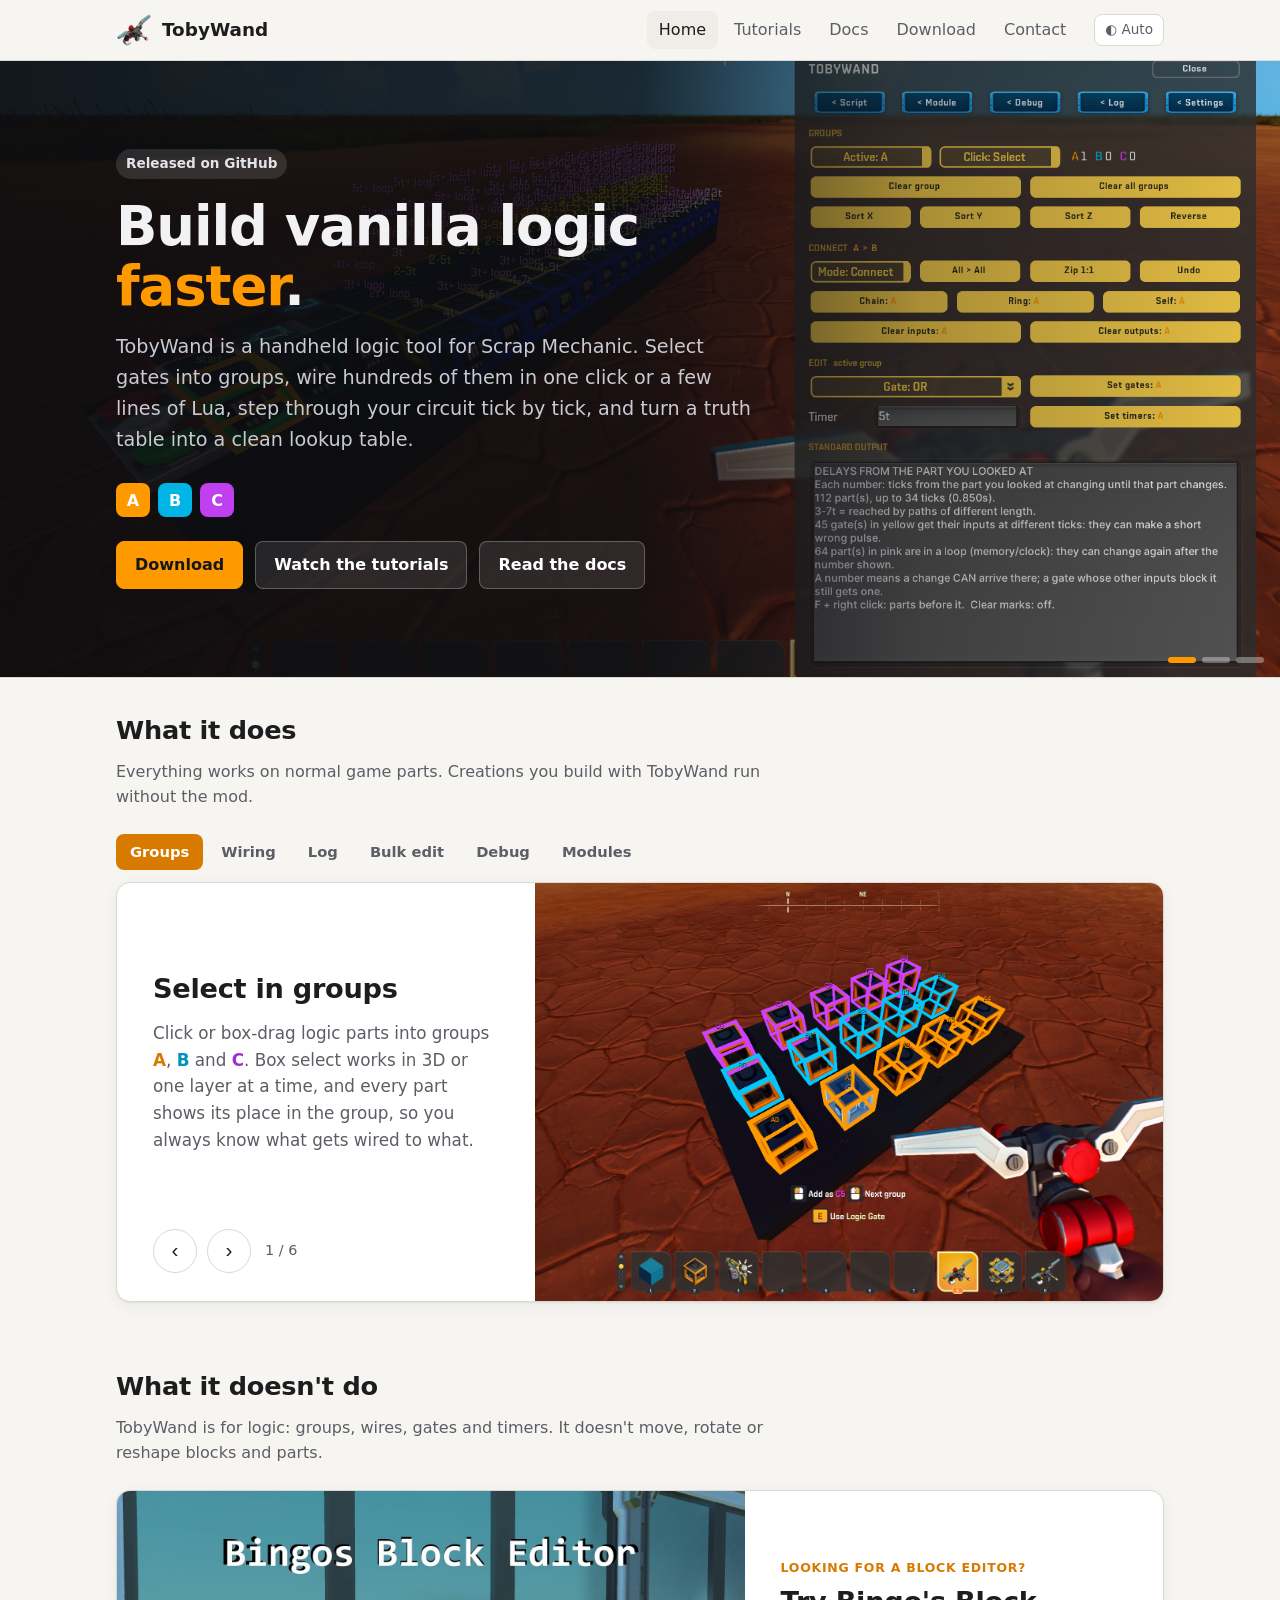
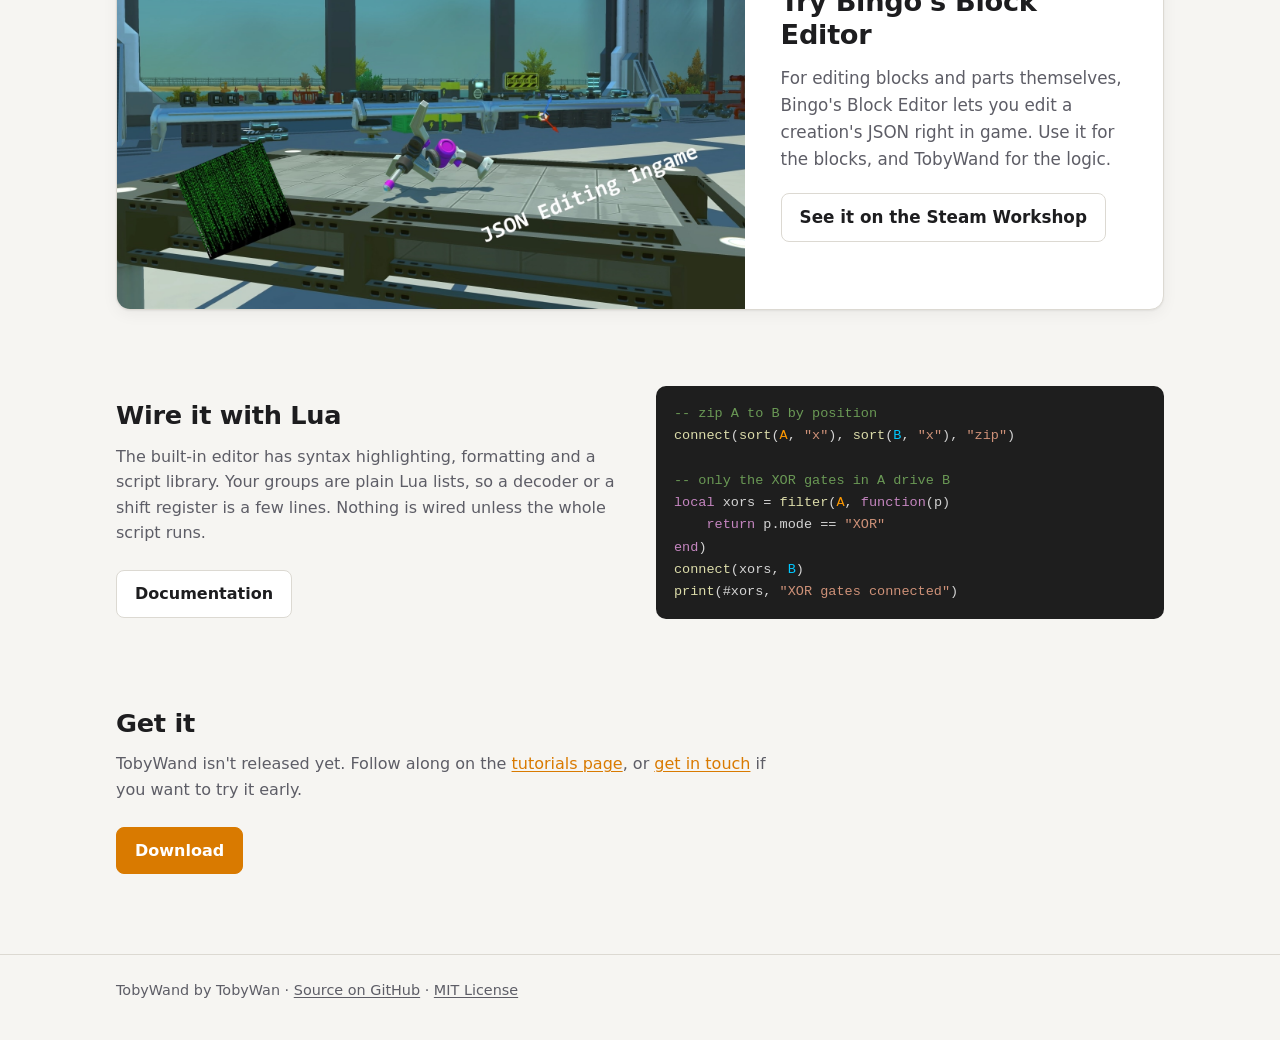
<file: docs/index.html>
<!doctype html>
<html lang="en">
<head>
<meta charset="utf-8">
<meta name="viewport" content="width=device-width, initial-scale=1">
<title>TobyWand</title>
<meta name="description" content="TobyWand: a handheld logic tool for Scrap Mechanic. Group parts, wire them in bulk or with Lua, debug tick by tick and turn truth tables into lookup tables.">
<link rel="stylesheet" href="style.css">
<script src="site.js"></script>
</head>
<body>

<header class="site-header">
	<div class="wrap">
		<a class="brand" href="index.html"><span class="logo" aria-hidden="true"></span>TobyWand</a>
		<nav class="site-nav">
			<a href="index.html" aria-current="page">Home</a>
			<a href="tutorials.html">Tutorials</a>
			<a href="docs.html">Docs</a>
			<a href="download.html">Download</a>
			<a href="contact.html">Contact</a>
		</nav>
		<button class="theme-toggle" type="button" title="Theme">&#9680; Auto</button>
	</div>
</header>

<main>
	<div class="hero-band">
	<!-- Background slideshow: add a slide by copying a line (data-src = the image, data-pos = which part to keep in view) -->
	<div class="hero-bg" aria-hidden="true">
		<div class="slide" data-src="img/background.png" data-pos="right center"></div>
		<div class="slide" data-src="img/background2.png" data-pos="center 40%"></div>
		<div class="slide" data-src="img/background3.png" data-pos="center 40%"></div>
	</div>
	<div class="wrap hero">
		<!-- site.js swaps in the newest version tag from GitHub, and keeps this text if that fails -->
		<span class="status" id="version">Released on GitHub</span>
		<h1>Build vanilla logic <span class="tag">faster</span>.</h1>
		<p class="lead">TobyWand is a handheld logic tool for Scrap Mechanic. Select gates into groups, wire hundreds of them in one click or a few lines of Lua, step through your circuit tick by tick, and turn a truth table into a clean lookup table.</p>
		<div class="chips" aria-hidden="true"><span class="chip a">A</span><span class="chip b">B</span><span class="chip c">C</span></div>
		<div class="actions">
			<a class="btn primary" href="download.html">Download</a>
			<a class="btn" href="tutorials.html">Watch the tutorials</a>
			<a class="btn" href="docs.html">Read the docs</a>
		</div>
	</div>
	</div>

	<section>
		<div class="wrap">
			<h2>What it does</h2>
			<p class="section-lead">Everything works on normal game parts. Creations you build with TobyWand run without the mod.</p>
			<!-- Feature showcase: one slide per <article>, in order. Images are img/slideshow/slide1.png ... slide6.png;
			     a missing file shows "Screenshot coming soon" -->
			<div class="showcase" id="features">
				<div class="show-tabs" role="tablist" aria-label="Features"></div>
				<div class="show-panel">
					<article class="feature" data-name="Groups" data-img="img/slideshow/slide1.png">
						<h3>Select in groups</h3>
						<p>Click or box-drag logic parts into groups <span class="ga">A</span>, <span class="gb">B</span> and <span class="gc">C</span>. Box select works in 3D or one layer at a time, and every part shows its place in the group, so you always know what gets wired to what.</p>
					</article>
					<article class="feature" data-name="Wiring" data-img="img/slideshow/slide2.png">
						<h3>Wire many at once</h3>
						<p>All-to-all, zip (A0→B0, A1→B1…), chain, ring or self-wire. Connect, cut or flip, clear inputs and outputs, and undo any of it.</p>
					</article>
					<article class="feature" data-name="Log" data-img="img/slideshow/slide3.png">
						<h3>Wire click mode and log</h3>
						<p>Press Q and drag from part to part, like the connect tool, with every change logged. Step through the log in the world with arrows and undo any entry, not just the last.</p>
					</article>
					<article class="feature" data-name="Bulk edit" data-img="img/slideshow/slide4.png">
						<h3>Bulk edit</h3>
						<p>Set every gate in a group to one mode, or every timer to one delay (<code>5t</code>, <code>2s</code>, <code>1s 5t</code>). The creation stays on the lift and your groups are kept.</p>
					</article>
					<article class="feature" data-name="Debug" data-img="img/slideshow/slide5.png">
						<h3>Analyse and step</h3>
						<p>Timing from inputs to outputs, loops, glitch risks and truth tables. The step debugger runs your logic one tick at a time, forward and back, without touching the creation.</p>
					</article>
					<article class="feature" data-name="Modules" data-img="img/slideshow/slide6.png">
						<h3>Truth table to LUT</h3>
						<p>Load the logic between A and B as a table, edit it, and Build LUT rebuilds it as an optimised lookup table: ROM or XOR style, whichever is smaller.</p>
					</article>
				</div>
			</div>
		</div>
	</section>

	<section>
		<div class="wrap">
			<h2>What it doesn't do</h2>
			<p class="section-lead">TobyWand is for logic: groups, wires, gates and timers. It doesn't move, rotate or reshape blocks and parts.</p>
			<div class="show-panel aside-panel">
				<div class="feature-shot"><img src="img/bingo.png" alt="Bingo's Block Editor in game" loading="lazy"></div>
				<div class="feature-text">
					<div class="kicker">Looking for a block editor?</div>
					<h3>Try Bingo's Block Editor</h3>
					<p>For editing blocks and parts themselves, Bingo's Block Editor lets you edit a creation's JSON right in game. Use it for the blocks, and TobyWand for the logic.</p>
					<p class="more"><a class="btn" href="https://steamcommunity.com/sharedfiles/filedetails/?id=2987476458">See it on the Steam Workshop</a></p>
				</div>
			</div>
		</div>
	</section>

	<section>
		<div class="wrap split">
			<div>
				<h2>Wire it with Lua</h2>
				<p class="section-lead">The built-in editor has syntax highlighting, formatting and a script library. Your groups are plain Lua lists, so a decoder or a shift register is a few lines. Nothing is wired unless the whole script runs.</p>
				<a class="btn" href="docs.html#lua">Documentation</a>
			</div>
<pre><code><span class="cm">-- zip A to B by position</span>
<span class="f">connect</span>(<span class="f">sort</span>(<span class="A">A</span>, <span class="s">"x"</span>), <span class="f">sort</span>(<span class="B">B</span>, <span class="s">"x"</span>), <span class="s">"zip"</span>)

<span class="cm">-- only the XOR gates in A drive B</span>
<span class="k">local</span> xors = <span class="f">filter</span>(<span class="A">A</span>, <span class="k">function</span>(p)
    <span class="k">return</span> p.mode == <span class="s">"XOR"</span>
<span class="k">end</span>)
<span class="f">connect</span>(xors, <span class="B">B</span>)
<span class="f">print</span>(#xors, <span class="s">"XOR gates connected"</span>)</code></pre>
		</div>
	</section>

	<section>
		<div class="wrap">
			<h2>Get it</h2>
			<p class="section-lead">TobyWand isn't released yet. Follow along on the <a href="tutorials.html">tutorials page</a>, or <a href="contact.html">get in touch</a> if you want to try it early.</p>
			<a class="btn primary" href="download.html">Download</a>
		</div>
	</section>
</main>

<footer class="site-footer">
	<div class="wrap">
		<span>TobyWand by TobyWan · <a href="https://github.com/TobyJavascript/scrap-mechanic-logic-tool">Source on GitHub</a> · <a href="https://github.com/TobyJavascript/scrap-mechanic-logic-tool/blob/main/LICENSE">MIT License</a></span>
	</div>
</footer>

</body>
</html>
</file>
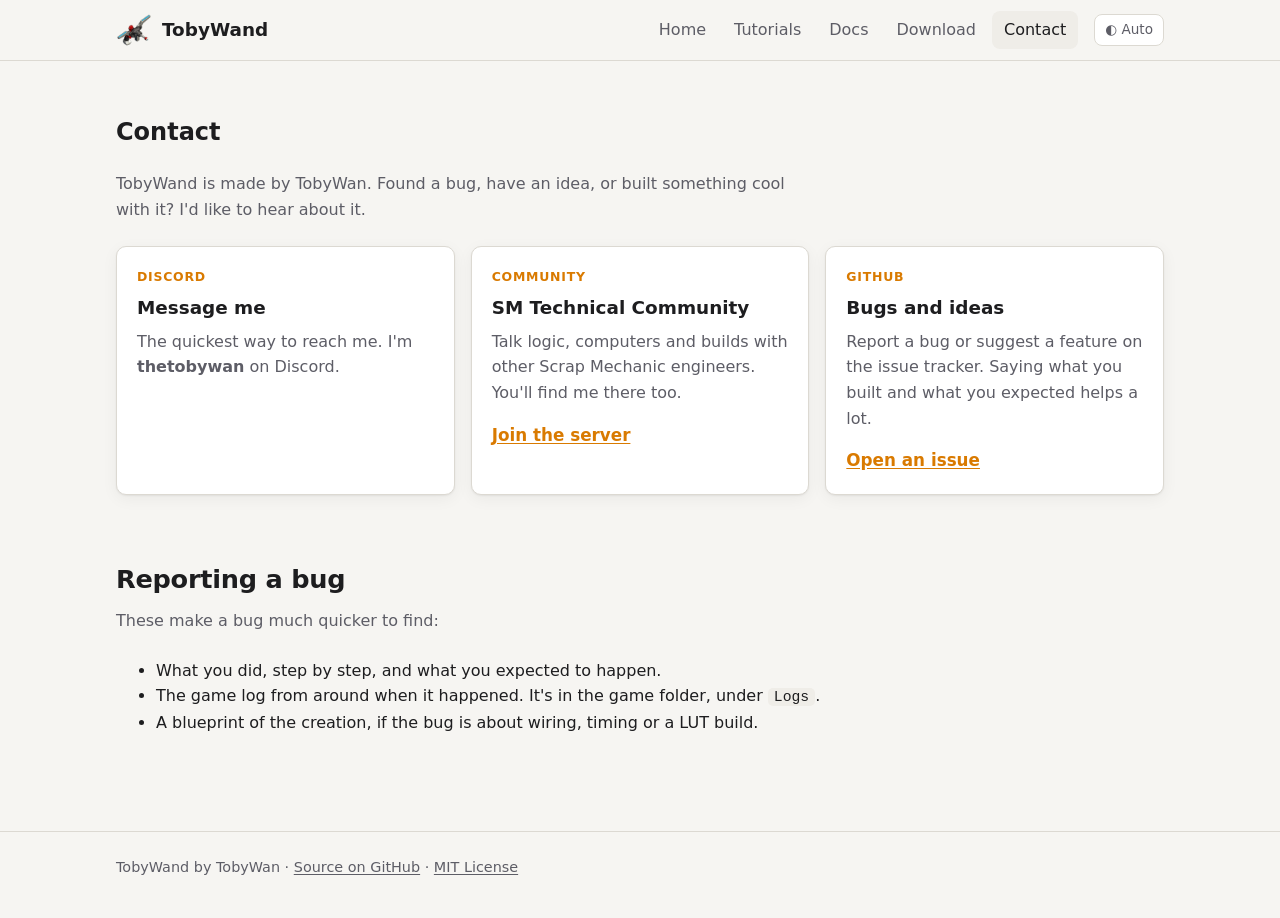
<file: docs/contact.html>
<!doctype html>
<html lang="en">
<head>
<meta charset="utf-8">
<meta name="viewport" content="width=device-width, initial-scale=1">
<title>Contact · TobyWand</title>
<meta name="description" content="How to reach TobyWan, the maker of TobyWand, and where to talk about Scrap Mechanic logic.">
<link rel="stylesheet" href="style.css">
<script src="site.js"></script>
</head>
<body>

<header class="site-header">
	<div class="wrap">
		<a class="brand" href="index.html"><span class="logo" aria-hidden="true"></span>TobyWand</a>
		<nav class="site-nav">
			<a href="index.html">Home</a>
			<a href="tutorials.html">Tutorials</a>
			<a href="docs.html">Docs</a>
			<a href="download.html">Download</a>
			<a href="contact.html" aria-current="page">Contact</a>
		</nav>
		<button class="theme-toggle" type="button" title="Theme">&#9680; Auto</button>
	</div>
</header>

<main class="wrap">
	<section>
		<h1>Contact</h1>
		<p class="section-lead">TobyWand is made by TobyWan. Found a bug, have an idea, or built something cool with it? I'd like to hear about it.</p>

		<div class="contact-list">
			<div class="card">
				<div class="kicker">Discord</div>
				<h3>Message me</h3>
				<p>The quickest way to reach me. I'm <strong>thetobywan</strong> on Discord.</p>
			</div>
			<div class="card">
				<div class="kicker">Community</div>
				<h3>SM Technical Community</h3>
				<p>Talk logic, computers and builds with other Scrap Mechanic engineers. You'll find me there too.</p>
				<p class="more"><a class="big" href="https://discord.gg/hJFbCvE2Hw">Join the server</a></p>
			</div>
			<div class="card">
				<div class="kicker">GitHub</div>
				<h3>Bugs and ideas</h3>
				<p>Report a bug or suggest a feature on the issue tracker. Saying what you built and what you expected helps a lot.</p>
				<p class="more"><a class="big" href="https://github.com/TobyJavascript/scrap-mechanic-logic-tool/issues">Open an issue</a></p>
			</div>
		</div>
	</section>

	<section>
		<h2>Reporting a bug</h2>
		<p class="section-lead">These make a bug much quicker to find:</p>
		<ul>
			<li>What you did, step by step, and what you expected to happen.</li>
			<li>The game log from around when it happened. It's in the game folder, under <code>Logs</code>.</li>
			<li>A blueprint of the creation, if the bug is about wiring, timing or a LUT build.</li>
		</ul>
	</section>
</main>

<footer class="site-footer">
	<div class="wrap">
		<span>TobyWand by TobyWan · <a href="https://github.com/TobyJavascript/scrap-mechanic-logic-tool">Source on GitHub</a> · <a href="https://github.com/TobyJavascript/scrap-mechanic-logic-tool/blob/main/LICENSE">MIT License</a></span>
	</div>
</footer>

</body>
</html>
</file>
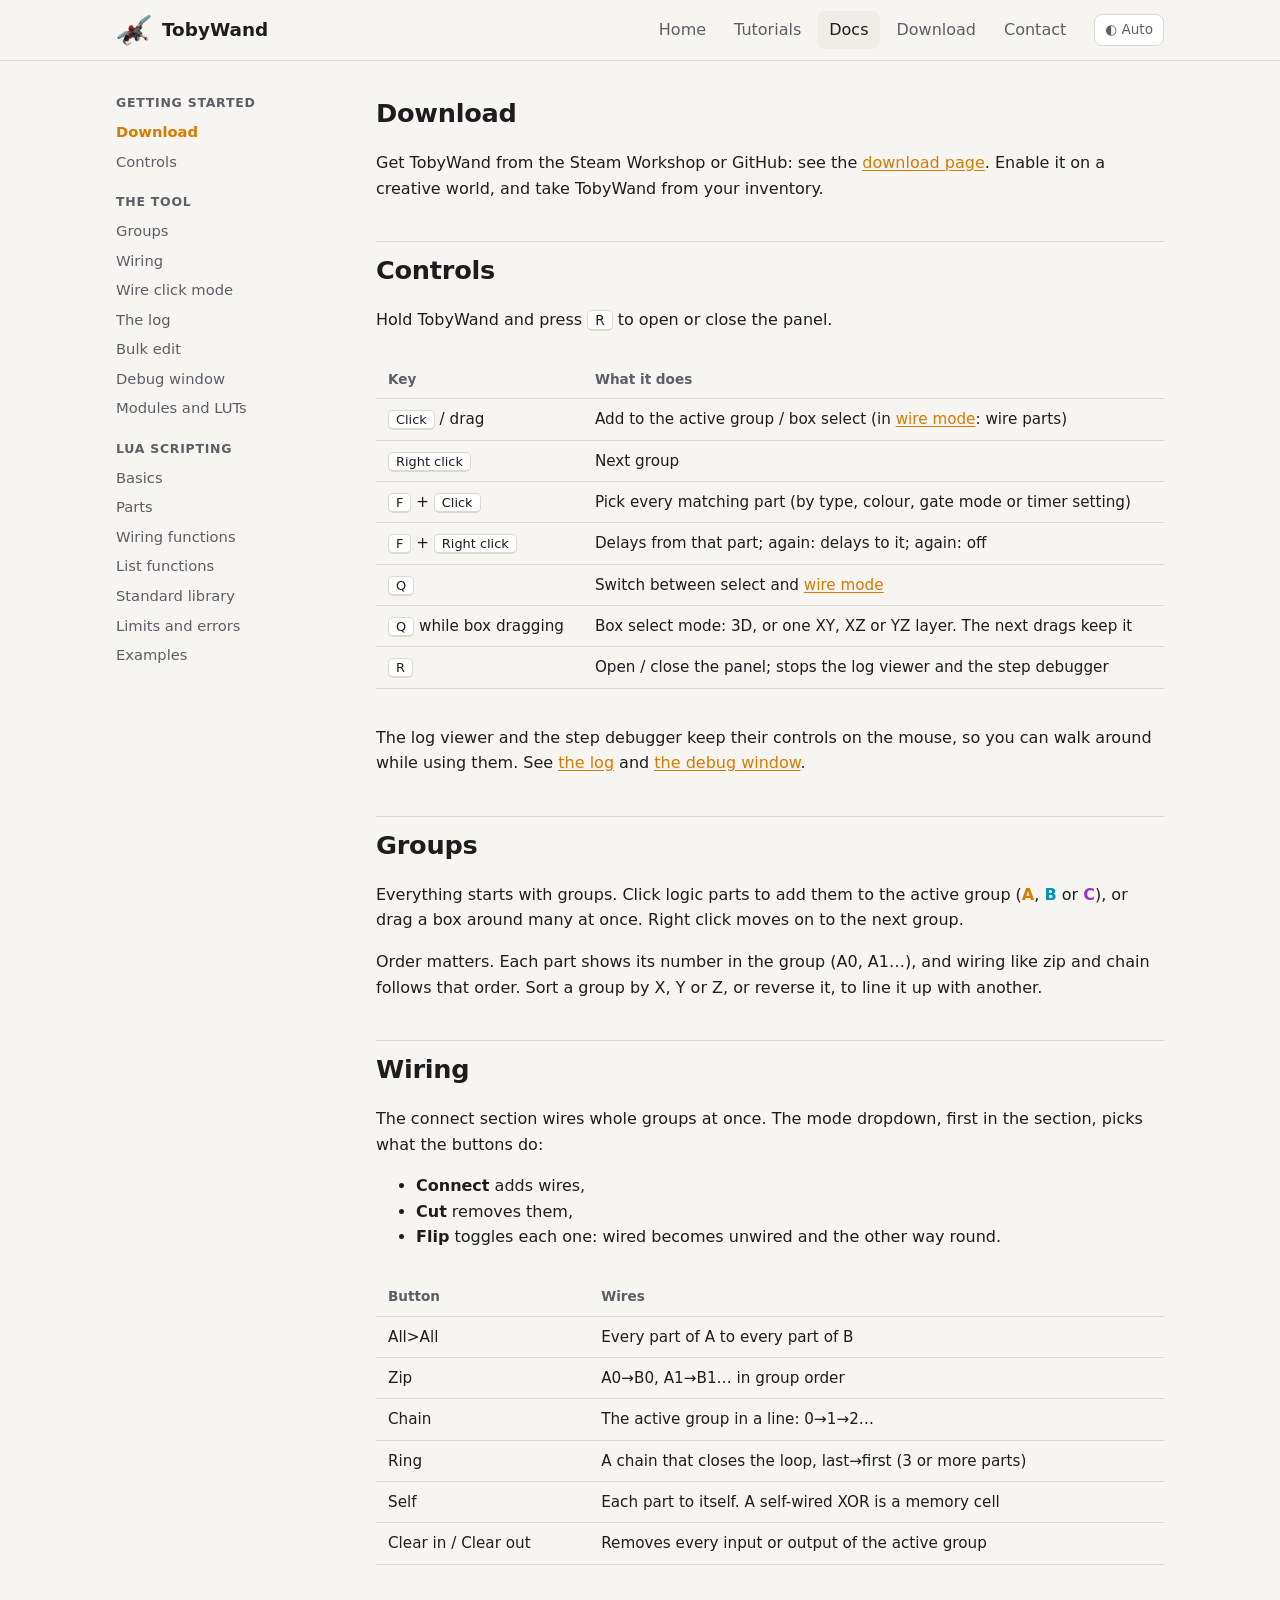
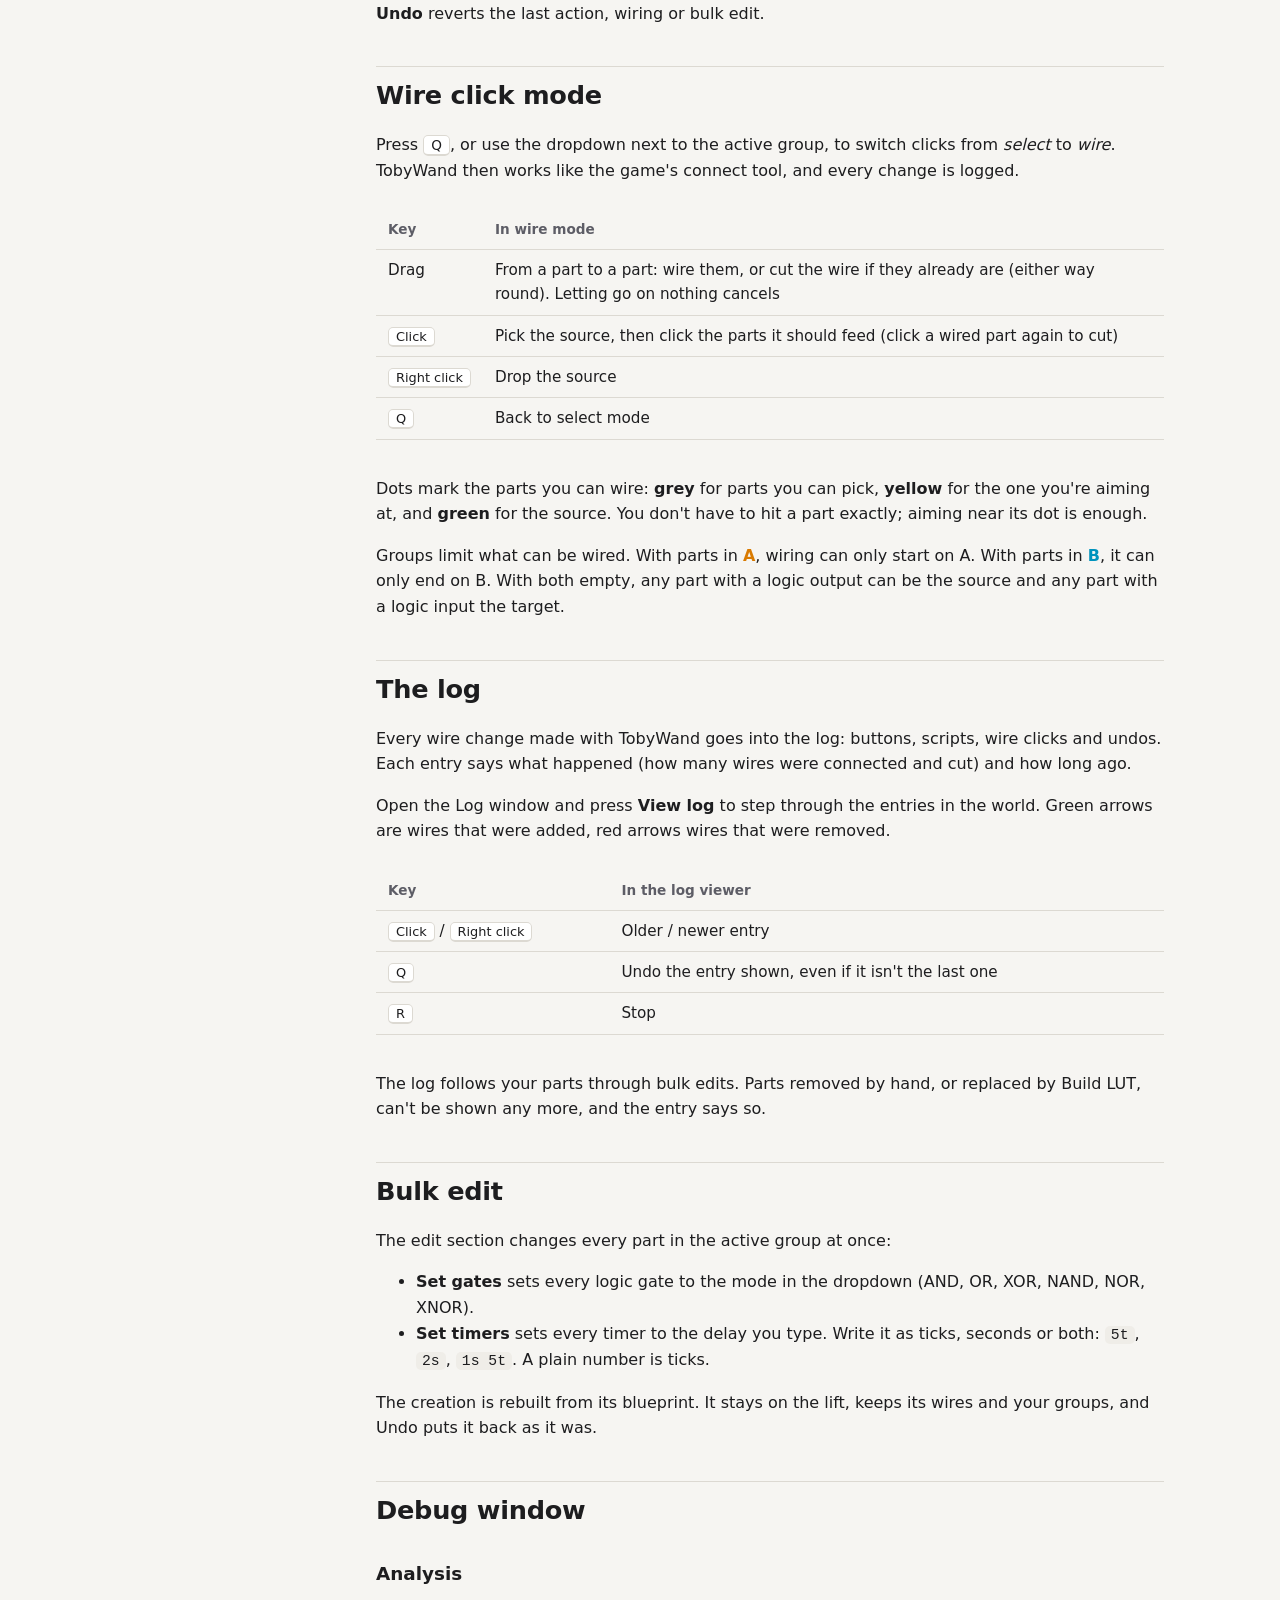
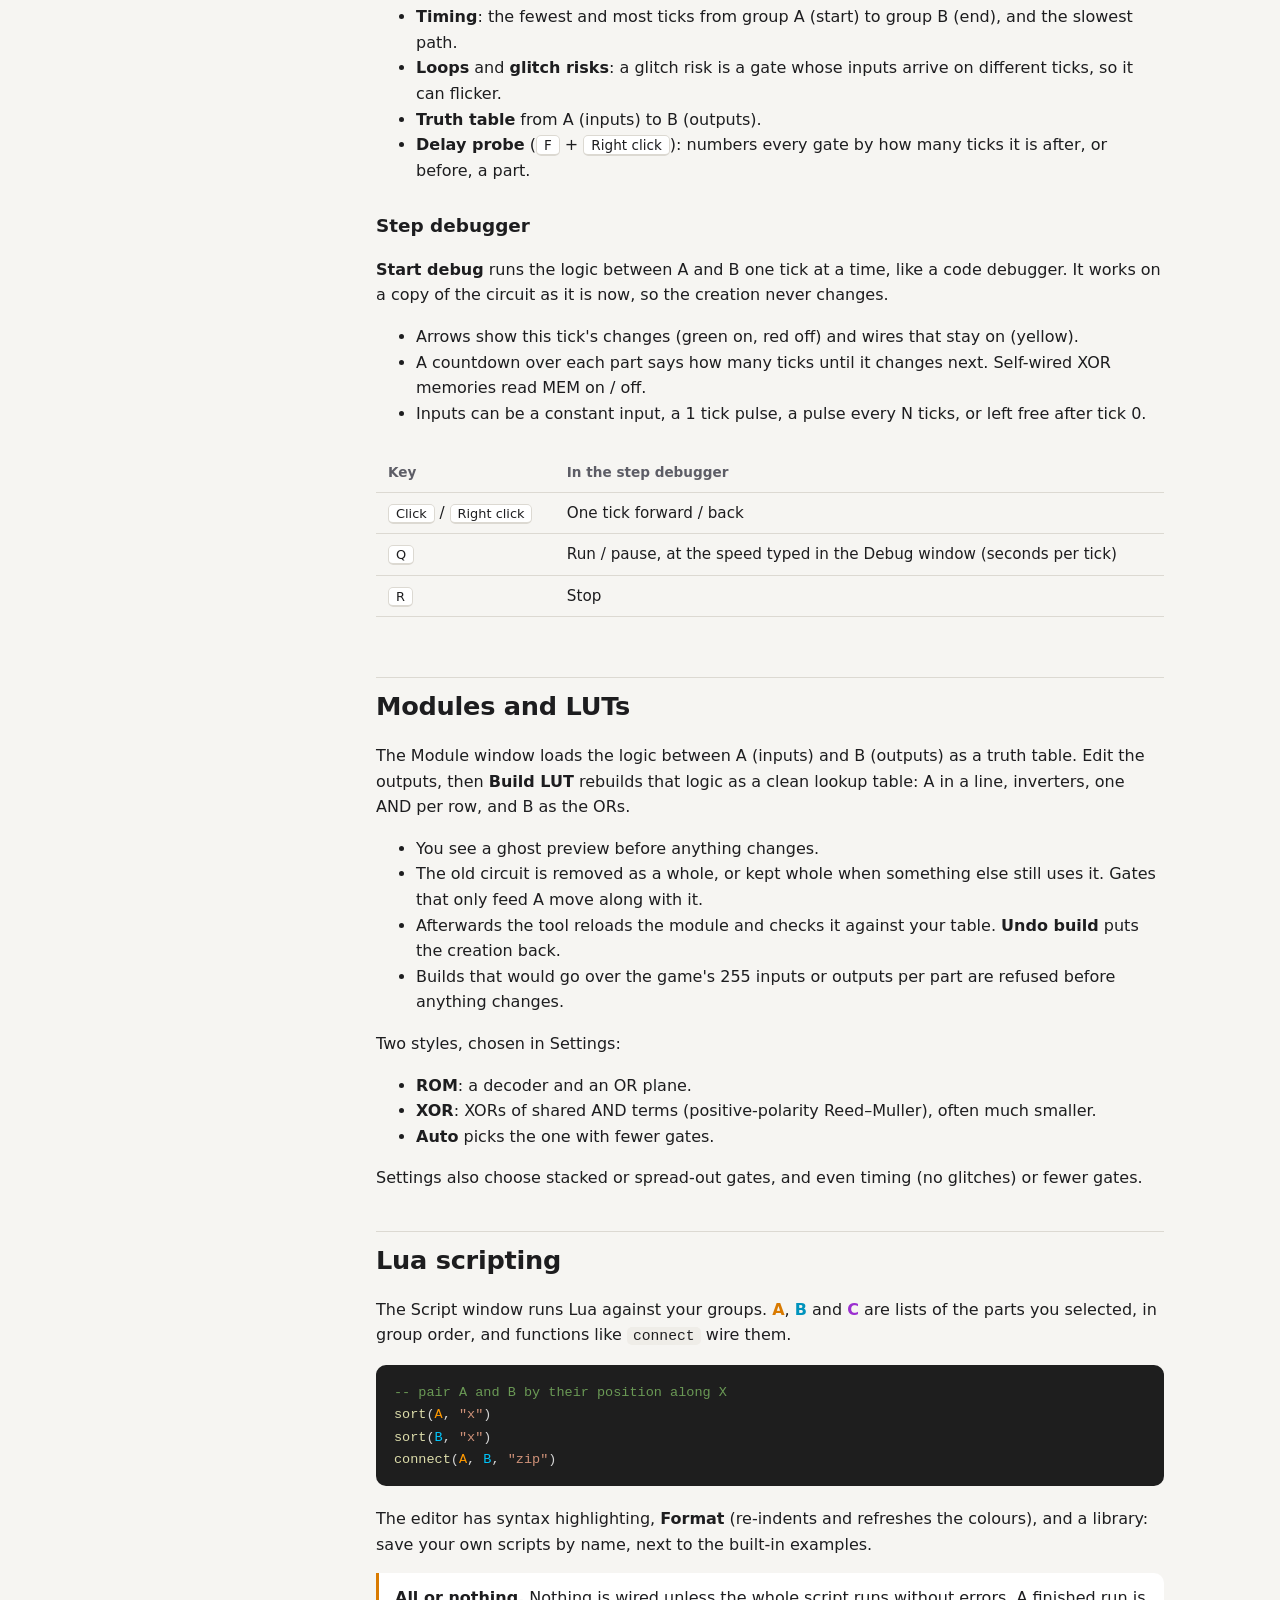
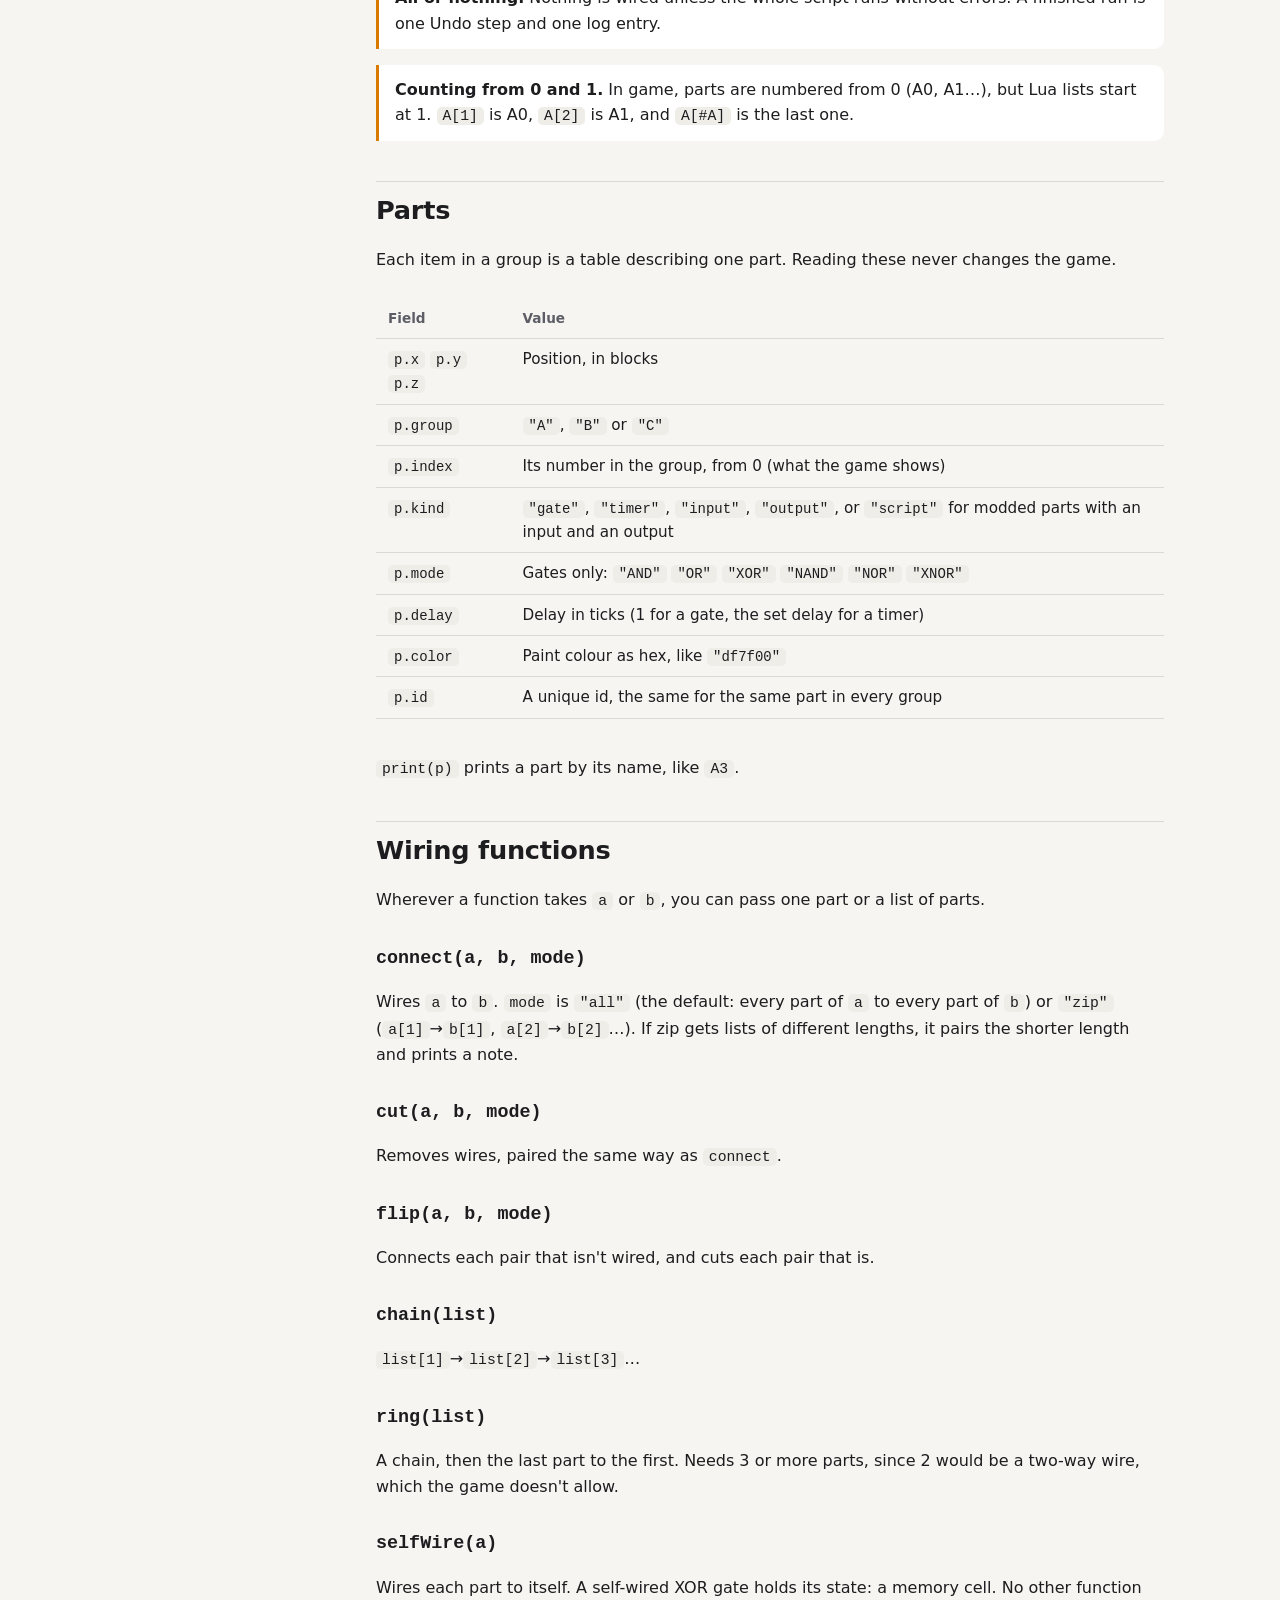
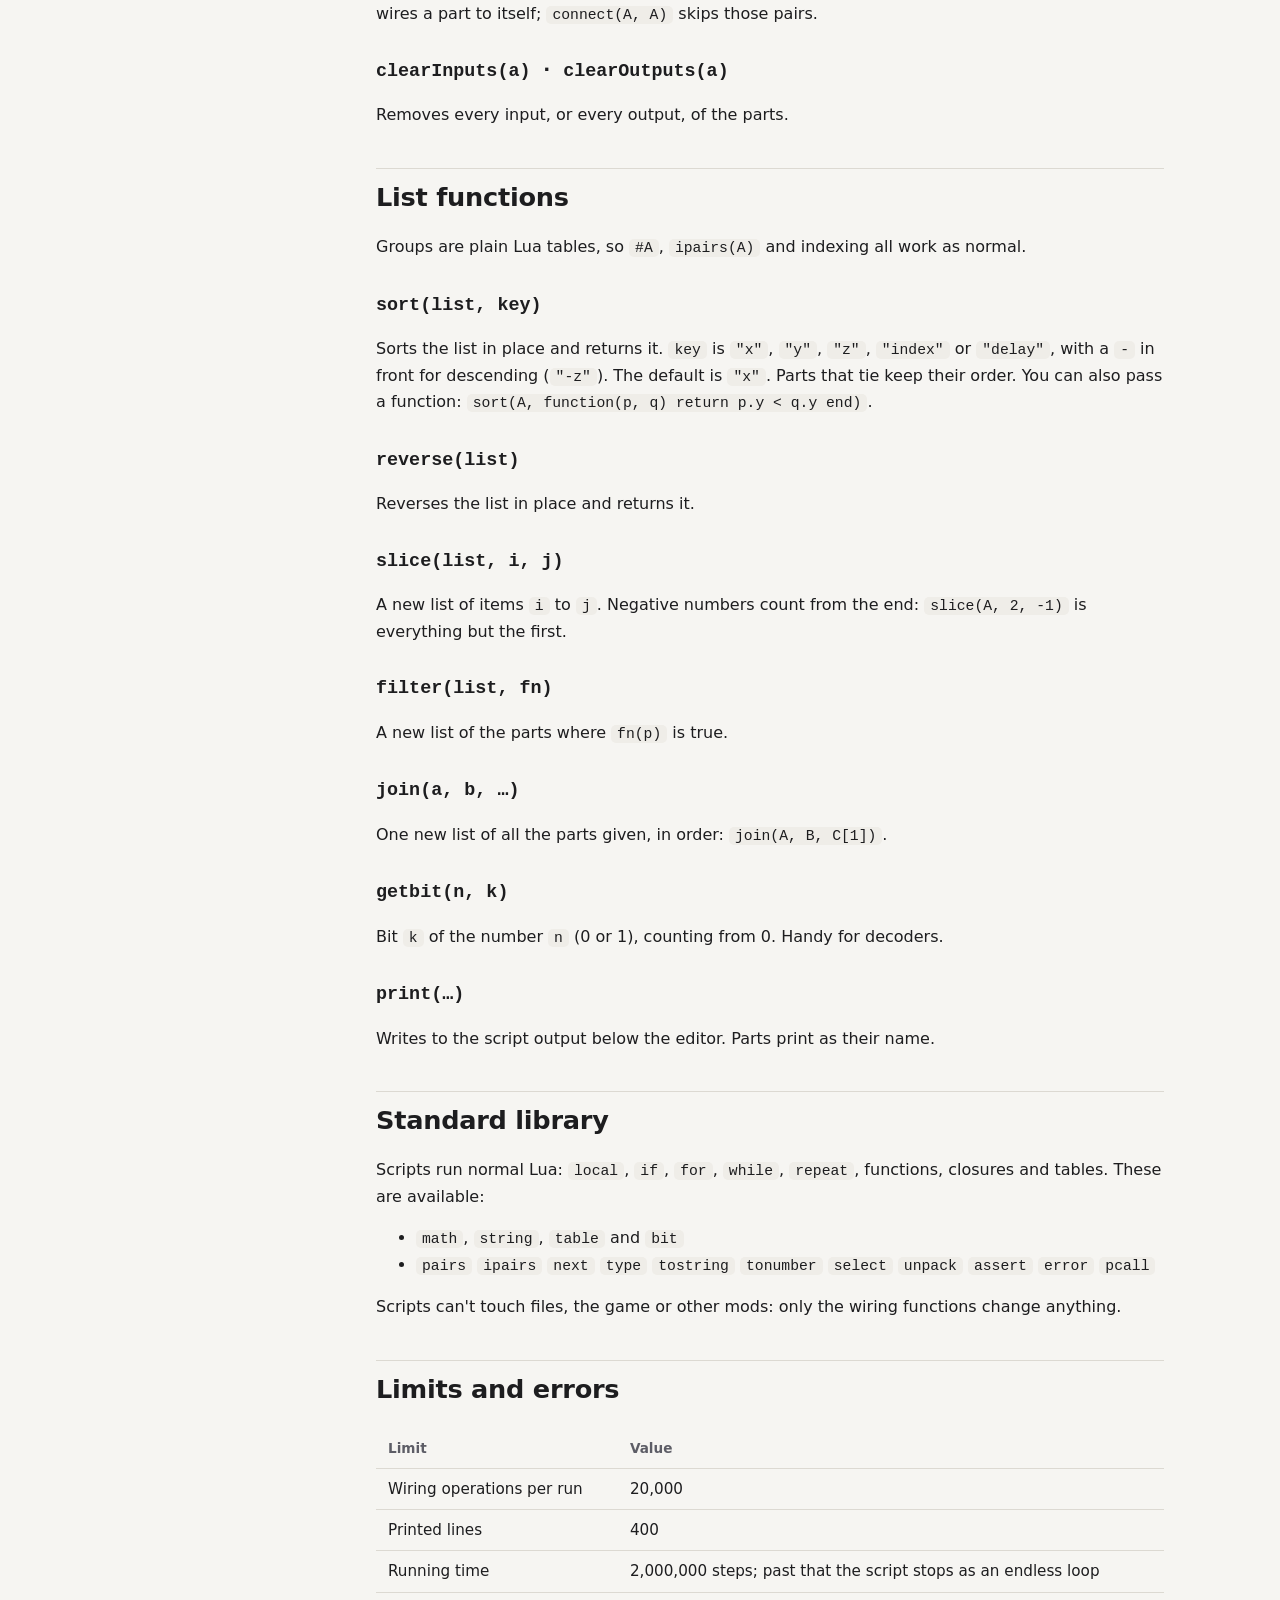
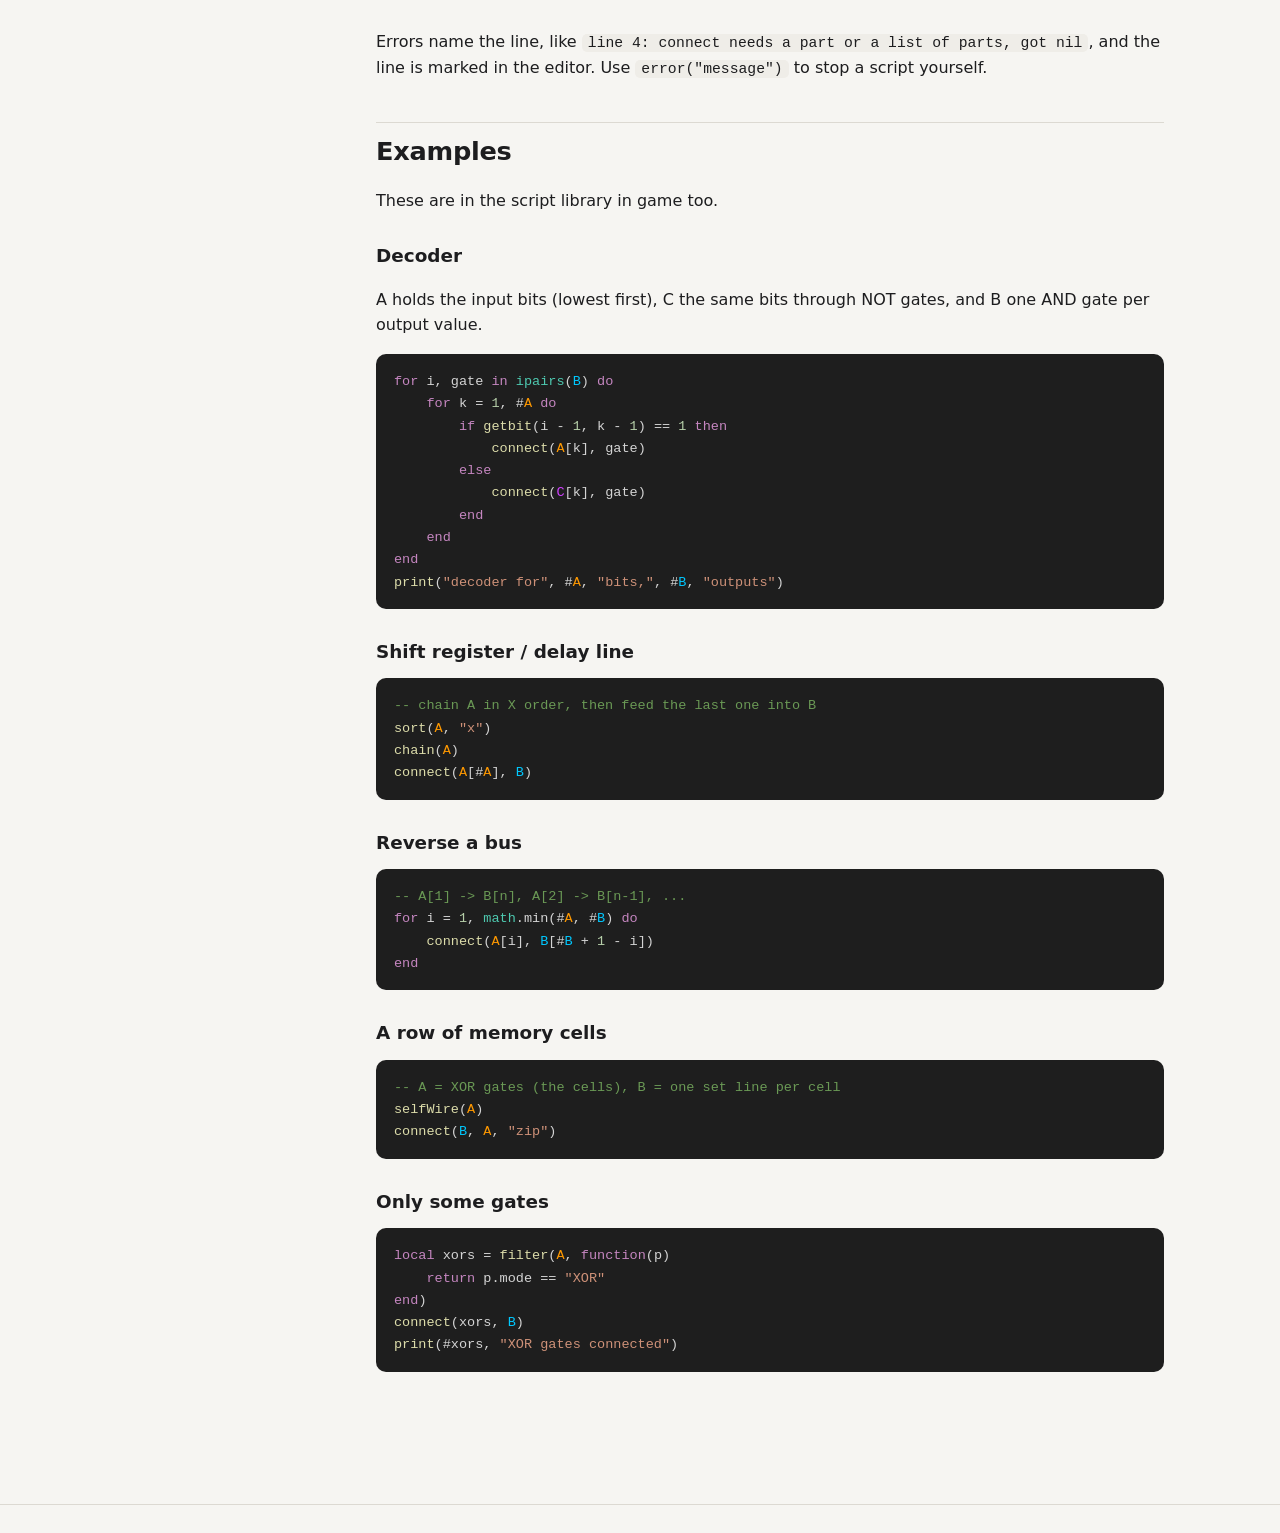
<file: docs/docs.html>
<!doctype html>
<html lang="en">
<head>
<meta charset="utf-8">
<meta name="viewport" content="width=device-width, initial-scale=1">
<title>Docs · TobyWand</title>
<meta name="description" content="How to use TobyWand, and the full Lua scripting reference.">
<link rel="stylesheet" href="style.css">
<script src="site.js"></script>
</head>
<body>

<header class="site-header">
	<div class="wrap">
		<a class="brand" href="index.html"><span class="logo" aria-hidden="true"></span>TobyWand</a>
		<nav class="site-nav">
			<a href="index.html">Home</a>
			<a href="tutorials.html">Tutorials</a>
			<a href="docs.html" aria-current="page">Docs</a>
			<a href="download.html">Download</a>
			<a href="contact.html">Contact</a>
		</nav>
		<button class="theme-toggle" type="button" title="Theme">&#9680; Auto</button>
	</div>
</header>

<div class="wrap docs">
	<nav class="toc" aria-label="On this page">
		<p>Getting started</p>
		<a href="#download">Download</a>
		<a href="#controls">Controls</a>
		<p>The tool</p>
		<a href="#groups">Groups</a>
		<a href="#wiring">Wiring</a>
		<a href="#wire-mode">Wire click mode</a>
		<a href="#log">The log</a>
		<a href="#bulk-edit">Bulk edit</a>
		<a href="#debug">Debug window</a>
		<a href="#modules">Modules and LUTs</a>
		<p>Lua scripting</p>
		<a href="#lua">Basics</a>
		<a href="#parts">Parts</a>
		<a href="#lua-wiring">Wiring functions</a>
		<a href="#lua-lists">List functions</a>
		<a href="#lua-std">Standard library</a>
		<a href="#lua-limits">Limits and errors</a>
		<a href="#lua-examples">Examples</a>
	</nav>

	<article class="doc">
		<h2 id="download">Download</h2>
		<p>Get TobyWand from the Steam Workshop or GitHub: see the <a href="download.html">download page</a>. Enable it on a creative world, and take TobyWand from your inventory.</p>

		<h2 id="controls">Controls</h2>
		<p>Hold TobyWand and press <kbd>R</kbd> to open or close the panel.</p>
		<div class="table-wrap"><table>
			<tr><th>Key</th><th>What it does</th></tr>
			<tr><td><kbd>Click</kbd> / drag</td><td>Add to the active group / box select (in <a href="#wire-mode">wire mode</a>: wire parts)</td></tr>
			<tr><td><kbd>Right click</kbd></td><td>Next group</td></tr>
			<tr><td><kbd>F</kbd> + <kbd>Click</kbd></td><td>Pick every matching part (by type, colour, gate mode or timer setting)</td></tr>
			<tr><td><kbd>F</kbd> + <kbd>Right click</kbd></td><td>Delays from that part; again: delays to it; again: off</td></tr>
			<tr><td><kbd>Q</kbd></td><td>Switch between select and <a href="#wire-mode">wire mode</a></td></tr>
			<tr><td><kbd>Q</kbd> while box dragging</td><td>Box select mode: 3D, or one XY, XZ or YZ layer. The next drags keep it</td></tr>
			<tr><td><kbd>R</kbd></td><td>Open / close the panel; stops the log viewer and the step debugger</td></tr>
		</table></div>
		<p>The log viewer and the step debugger keep their controls on the mouse, so you can walk around while using them. See <a href="#log">the log</a> and <a href="#debug">the debug window</a>.</p>

		<h2 id="groups">Groups</h2>
		<p>Everything starts with groups. Click logic parts to add them to the active group (<span class="ga">A</span>, <span class="gb">B</span> or <span class="gc">C</span>), or drag a box around many at once. Right click moves on to the next group.</p>
		<p>Order matters. Each part shows its number in the group (A0, A1…), and wiring like zip and chain follows that order. Sort a group by X, Y or Z, or reverse it, to line it up with another.</p>

		<h2 id="wiring">Wiring</h2>
		<p>The connect section wires whole groups at once. The mode dropdown, first in the section, picks what the buttons do:</p>
		<ul>
			<li><strong>Connect</strong> adds wires,</li>
			<li><strong>Cut</strong> removes them,</li>
			<li><strong>Flip</strong> toggles each one: wired becomes unwired and the other way round.</li>
		</ul>
		<div class="table-wrap"><table>
			<tr><th>Button</th><th>Wires</th></tr>
			<tr><td>All&gt;All</td><td>Every part of A to every part of B</td></tr>
			<tr><td>Zip</td><td>A0→B0, A1→B1… in group order</td></tr>
			<tr><td>Chain</td><td>The active group in a line: 0→1→2…</td></tr>
			<tr><td>Ring</td><td>A chain that closes the loop, last→first (3 or more parts)</td></tr>
			<tr><td>Self</td><td>Each part to itself. A self-wired XOR is a memory cell</td></tr>
			<tr><td>Clear in / Clear out</td><td>Removes every input or output of the active group</td></tr>
		</table></div>
		<p><strong>Undo</strong> reverts the last action, wiring or bulk edit.</p>

		<h2 id="wire-mode">Wire click mode</h2>
		<p>Press <kbd>Q</kbd>, or use the dropdown next to the active group, to switch clicks from <em>select</em> to <em>wire</em>. TobyWand then works like the game's connect tool, and every change is logged.</p>
		<div class="table-wrap"><table>
			<tr><th>Key</th><th>In wire mode</th></tr>
			<tr><td>Drag</td><td>From a part to a part: wire them, or cut the wire if they already are (either way round). Letting go on nothing cancels</td></tr>
			<tr><td><kbd>Click</kbd></td><td>Pick the source, then click the parts it should feed (click a wired part again to cut)</td></tr>
			<tr><td><kbd>Right click</kbd></td><td>Drop the source</td></tr>
			<tr><td><kbd>Q</kbd></td><td>Back to select mode</td></tr>
		</table></div>
		<p>Dots mark the parts you can wire: <strong>grey</strong> for parts you can pick, <strong>yellow</strong> for the one you're aiming at, and <strong>green</strong> for the source. You don't have to hit a part exactly; aiming near its dot is enough.</p>
		<p>Groups limit what can be wired. With parts in <span class="ga">A</span>, wiring can only start on A. With parts in <span class="gb">B</span>, it can only end on B. With both empty, any part with a logic output can be the source and any part with a logic input the target.</p>

		<h2 id="log">The log</h2>
		<p>Every wire change made with TobyWand goes into the log: buttons, scripts, wire clicks and undos. Each entry says what happened (how many wires were connected and cut) and how long ago.</p>
		<p>Open the Log window and press <strong>View log</strong> to step through the entries in the world. Green arrows are wires that were added, red arrows wires that were removed.</p>
		<div class="table-wrap"><table>
			<tr><th>Key</th><th>In the log viewer</th></tr>
			<tr><td><kbd>Click</kbd> / <kbd>Right click</kbd></td><td>Older / newer entry</td></tr>
			<tr><td><kbd>Q</kbd></td><td>Undo the entry shown, even if it isn't the last one</td></tr>
			<tr><td><kbd>R</kbd></td><td>Stop</td></tr>
		</table></div>
		<p>The log follows your parts through bulk edits. Parts removed by hand, or replaced by Build LUT, can't be shown any more, and the entry says so.</p>

		<h2 id="bulk-edit">Bulk edit</h2>
		<p>The edit section changes every part in the active group at once:</p>
		<ul>
			<li><strong>Set gates</strong> sets every logic gate to the mode in the dropdown (AND, OR, XOR, NAND, NOR, XNOR).</li>
			<li><strong>Set timers</strong> sets every timer to the delay you type. Write it as ticks, seconds or both: <code>5t</code>, <code>2s</code>, <code>1s 5t</code>. A plain number is ticks.</li>
		</ul>
		<p>The creation is rebuilt from its blueprint. It stays on the lift, keeps its wires and your groups, and Undo puts it back as it was.</p>

		<h2 id="debug">Debug window</h2>
		<h3>Analysis</h3>
		<ul>
			<li><strong>Timing</strong>: the fewest and most ticks from group A (start) to group B (end), and the slowest path.</li>
			<li><strong>Loops</strong> and <strong>glitch risks</strong>: a glitch risk is a gate whose inputs arrive on different ticks, so it can flicker.</li>
			<li><strong>Truth table</strong> from A (inputs) to B (outputs).</li>
			<li><strong>Delay probe</strong> (<kbd>F</kbd> + <kbd>Right click</kbd>): numbers every gate by how many ticks it is after, or before, a part.</li>
		</ul>
		<h3>Step debugger</h3>
		<p><strong>Start debug</strong> runs the logic between A and B one tick at a time, like a code debugger. It works on a copy of the circuit as it is now, so the creation never changes.</p>
		<ul>
			<li>Arrows show this tick's changes (green on, red off) and wires that stay on (yellow).</li>
			<li>A countdown over each part says how many ticks until it changes next. Self-wired XOR memories read MEM on / off.</li>
			<li>Inputs can be a constant input, a 1 tick pulse, a pulse every N ticks, or left free after tick 0.</li>
		</ul>
		<div class="table-wrap"><table>
			<tr><th>Key</th><th>In the step debugger</th></tr>
			<tr><td><kbd>Click</kbd> / <kbd>Right click</kbd></td><td>One tick forward / back</td></tr>
			<tr><td><kbd>Q</kbd></td><td>Run / pause, at the speed typed in the Debug window (seconds per tick)</td></tr>
			<tr><td><kbd>R</kbd></td><td>Stop</td></tr>
		</table></div>

		<h2 id="modules">Modules and LUTs</h2>
		<p>The Module window loads the logic between A (inputs) and B (outputs) as a truth table. Edit the outputs, then <strong>Build LUT</strong> rebuilds that logic as a clean lookup table: A in a line, inverters, one AND per row, and B as the ORs.</p>
		<ul>
			<li>You see a ghost preview before anything changes.</li>
			<li>The old circuit is removed as a whole, or kept whole when something else still uses it. Gates that only feed A move along with it.</li>
			<li>Afterwards the tool reloads the module and checks it against your table. <strong>Undo build</strong> puts the creation back.</li>
			<li>Builds that would go over the game's 255 inputs or outputs per part are refused before anything changes.</li>
		</ul>
		<p>Two styles, chosen in Settings:</p>
		<ul>
			<li><strong>ROM</strong>: a decoder and an OR plane.</li>
			<li><strong>XOR</strong>: XORs of shared AND terms (positive-polarity Reed–Muller), often much smaller.</li>
			<li><strong>Auto</strong> picks the one with fewer gates.</li>
		</ul>
		<p>Settings also choose stacked or spread-out gates, and even timing (no glitches) or fewer gates.</p>

		<h2 id="lua">Lua scripting</h2>
		<p>The Script window runs Lua against your groups. <span class="ga">A</span>, <span class="gb">B</span> and <span class="gc">C</span> are lists of the parts you selected, in group order, and functions like <code>connect</code> wire them.</p>
<pre><code><span class="cm">-- pair A and B by their position along X</span>
<span class="f">sort</span>(<span class="A">A</span>, <span class="s">"x"</span>)
<span class="f">sort</span>(<span class="B">B</span>, <span class="s">"x"</span>)
<span class="f">connect</span>(<span class="A">A</span>, <span class="B">B</span>, <span class="s">"zip"</span>)</code></pre>
		<p>The editor has syntax highlighting, <strong>Format</strong> (re-indents and refreshes the colours), and a library: save your own scripts by name, next to the built-in examples.</p>
		<div class="note"><p><strong>All or nothing.</strong> Nothing is wired unless the whole script runs without errors. A finished run is one Undo step and one log entry.</p></div>
		<div class="note"><p><strong>Counting from 0 and 1.</strong> In game, parts are numbered from 0 (A0, A1…), but Lua lists start at 1. <code>A[1]</code> is A0, <code>A[2]</code> is A1, and <code>A[#A]</code> is the last one.</p></div>

		<h2 id="parts">Parts</h2>
		<p>Each item in a group is a table describing one part. Reading these never changes the game.</p>
		<div class="table-wrap"><table>
			<tr><th>Field</th><th>Value</th></tr>
			<tr><td><code>p.x</code> <code>p.y</code> <code>p.z</code></td><td>Position, in blocks</td></tr>
			<tr><td><code>p.group</code></td><td><code>"A"</code>, <code>"B"</code> or <code>"C"</code></td></tr>
			<tr><td><code>p.index</code></td><td>Its number in the group, from 0 (what the game shows)</td></tr>
			<tr><td><code>p.kind</code></td><td><code>"gate"</code>, <code>"timer"</code>, <code>"input"</code>, <code>"output"</code>, or <code>"script"</code> for modded parts with an input and an output</td></tr>
			<tr><td><code>p.mode</code></td><td>Gates only: <code>"AND"</code> <code>"OR"</code> <code>"XOR"</code> <code>"NAND"</code> <code>"NOR"</code> <code>"XNOR"</code></td></tr>
			<tr><td><code>p.delay</code></td><td>Delay in ticks (1 for a gate, the set delay for a timer)</td></tr>
			<tr><td><code>p.color</code></td><td>Paint colour as hex, like <code>"df7f00"</code></td></tr>
			<tr><td><code>p.id</code></td><td>A unique id, the same for the same part in every group</td></tr>
		</table></div>
		<p><code>print(p)</code> prints a part by its name, like <code>A3</code>.</p>

		<h2 id="lua-wiring">Wiring functions</h2>
		<p>Wherever a function takes <code>a</code> or <code>b</code>, you can pass one part or a list of parts.</p>

		<h3><code>connect(a, b, mode)</code></h3>
		<p>Wires <code>a</code> to <code>b</code>. <code>mode</code> is <code>"all"</code> (the default: every part of <code>a</code> to every part of <code>b</code>) or <code>"zip"</code> (<code>a[1]</code>→<code>b[1]</code>, <code>a[2]</code>→<code>b[2]</code>…). If zip gets lists of different lengths, it pairs the shorter length and prints a note.</p>

		<h3><code>cut(a, b, mode)</code></h3>
		<p>Removes wires, paired the same way as <code>connect</code>.</p>

		<h3><code>flip(a, b, mode)</code></h3>
		<p>Connects each pair that isn't wired, and cuts each pair that is.</p>

		<h3><code>chain(list)</code></h3>
		<p><code>list[1]</code>→<code>list[2]</code>→<code>list[3]</code>…</p>

		<h3><code>ring(list)</code></h3>
		<p>A chain, then the last part to the first. Needs 3 or more parts, since 2 would be a two-way wire, which the game doesn't allow.</p>

		<h3><code>selfWire(a)</code></h3>
		<p>Wires each part to itself. A self-wired XOR gate holds its state: a memory cell. No other function wires a part to itself; <code>connect(A, A)</code> skips those pairs.</p>

		<h3><code>clearInputs(a)</code> &nbsp;·&nbsp; <code>clearOutputs(a)</code></h3>
		<p>Removes every input, or every output, of the parts.</p>

		<h2 id="lua-lists">List functions</h2>
		<p>Groups are plain Lua tables, so <code>#A</code>, <code>ipairs(A)</code> and indexing all work as normal.</p>

		<h3><code>sort(list, key)</code></h3>
		<p>Sorts the list in place and returns it. <code>key</code> is <code>"x"</code>, <code>"y"</code>, <code>"z"</code>, <code>"index"</code> or <code>"delay"</code>, with a <code>-</code> in front for descending (<code>"-z"</code>). The default is <code>"x"</code>. Parts that tie keep their order. You can also pass a function: <code>sort(A, function(p, q) return p.y &lt; q.y end)</code>.</p>

		<h3><code>reverse(list)</code></h3>
		<p>Reverses the list in place and returns it.</p>

		<h3><code>slice(list, i, j)</code></h3>
		<p>A new list of items <code>i</code> to <code>j</code>. Negative numbers count from the end: <code>slice(A, 2, -1)</code> is everything but the first.</p>

		<h3><code>filter(list, fn)</code></h3>
		<p>A new list of the parts where <code>fn(p)</code> is true.</p>

		<h3><code>join(a, b, …)</code></h3>
		<p>One new list of all the parts given, in order: <code>join(A, B, C[1])</code>.</p>

		<h3><code>getbit(n, k)</code></h3>
		<p>Bit <code>k</code> of the number <code>n</code> (0 or 1), counting from 0. Handy for decoders.</p>

		<h3><code>print(…)</code></h3>
		<p>Writes to the script output below the editor. Parts print as their name.</p>

		<h2 id="lua-std">Standard library</h2>
		<p>Scripts run normal Lua: <code>local</code>, <code>if</code>, <code>for</code>, <code>while</code>, <code>repeat</code>, functions, closures and tables. These are available:</p>
		<ul>
			<li><code>math</code>, <code>string</code>, <code>table</code> and <code>bit</code></li>
			<li><code>pairs</code> <code>ipairs</code> <code>next</code> <code>type</code> <code>tostring</code> <code>tonumber</code> <code>select</code> <code>unpack</code> <code>assert</code> <code>error</code> <code>pcall</code></li>
		</ul>
		<p>Scripts can't touch files, the game or other mods: only the wiring functions change anything.</p>

		<h2 id="lua-limits">Limits and errors</h2>
		<div class="table-wrap"><table>
			<tr><th>Limit</th><th>Value</th></tr>
			<tr><td>Wiring operations per run</td><td>20,000</td></tr>
			<tr><td>Printed lines</td><td>400</td></tr>
			<tr><td>Running time</td><td>2,000,000 steps; past that the script stops as an endless loop</td></tr>
		</table></div>
		<p>Errors name the line, like <code>line 4: connect needs a part or a list of parts, got nil</code>, and the line is marked in the editor. Use <code>error("message")</code> to stop a script yourself.</p>

		<h2 id="lua-examples">Examples</h2>
		<p>These are in the script library in game too.</p>

		<h3>Decoder</h3>
		<p>A holds the input bits (lowest first), C the same bits through NOT gates, and B one AND gate per output value.</p>
<pre><code><span class="k">for</span> i, gate <span class="k">in</span> <span class="l">ipairs</span>(<span class="B">B</span>) <span class="k">do</span>
    <span class="k">for</span> k = <span class="n">1</span>, #<span class="A">A</span> <span class="k">do</span>
        <span class="k">if</span> <span class="f">getbit</span>(i - <span class="n">1</span>, k - <span class="n">1</span>) == <span class="n">1</span> <span class="k">then</span>
            <span class="f">connect</span>(<span class="A">A</span>[k], gate)
        <span class="k">else</span>
            <span class="f">connect</span>(<span class="C">C</span>[k], gate)
        <span class="k">end</span>
    <span class="k">end</span>
<span class="k">end</span>
<span class="f">print</span>(<span class="s">"decoder for"</span>, #<span class="A">A</span>, <span class="s">"bits,"</span>, #<span class="B">B</span>, <span class="s">"outputs"</span>)</code></pre>

		<h3>Shift register / delay line</h3>
<pre><code><span class="cm">-- chain A in X order, then feed the last one into B</span>
<span class="f">sort</span>(<span class="A">A</span>, <span class="s">"x"</span>)
<span class="f">chain</span>(<span class="A">A</span>)
<span class="f">connect</span>(<span class="A">A</span>[#<span class="A">A</span>], <span class="B">B</span>)</code></pre>

		<h3>Reverse a bus</h3>
<pre><code><span class="cm">-- A[1] -> B[n], A[2] -> B[n-1], ...</span>
<span class="k">for</span> i = <span class="n">1</span>, <span class="l">math</span>.min(#<span class="A">A</span>, #<span class="B">B</span>) <span class="k">do</span>
    <span class="f">connect</span>(<span class="A">A</span>[i], <span class="B">B</span>[#<span class="B">B</span> + <span class="n">1</span> - i])
<span class="k">end</span></code></pre>

		<h3>A row of memory cells</h3>
<pre><code><span class="cm">-- A = XOR gates (the cells), B = one set line per cell</span>
<span class="f">selfWire</span>(<span class="A">A</span>)
<span class="f">connect</span>(<span class="B">B</span>, <span class="A">A</span>, <span class="s">"zip"</span>)</code></pre>

		<h3>Only some gates</h3>
<pre><code><span class="k">local</span> xors = <span class="f">filter</span>(<span class="A">A</span>, <span class="k">function</span>(p)
    <span class="k">return</span> p.mode == <span class="s">"XOR"</span>
<span class="k">end</span>)
<span class="f">connect</span>(xors, <span class="B">B</span>)
<span class="f">print</span>(#xors, <span class="s">"XOR gates connected"</span>)</code></pre>
	</article>
</div>

<footer class="site-footer">
	<div class="wrap">
		<span>TobyWand by TobyWan · <a href="https://github.com/TobyJavascript/scrap-mechanic-logic-tool">Source on GitHub</a> · <a href="https://github.com/TobyJavascript/scrap-mechanic-logic-tool/blob/main/LICENSE">MIT License</a></span>
	</div>
</footer>

</body>
</html>
</file>
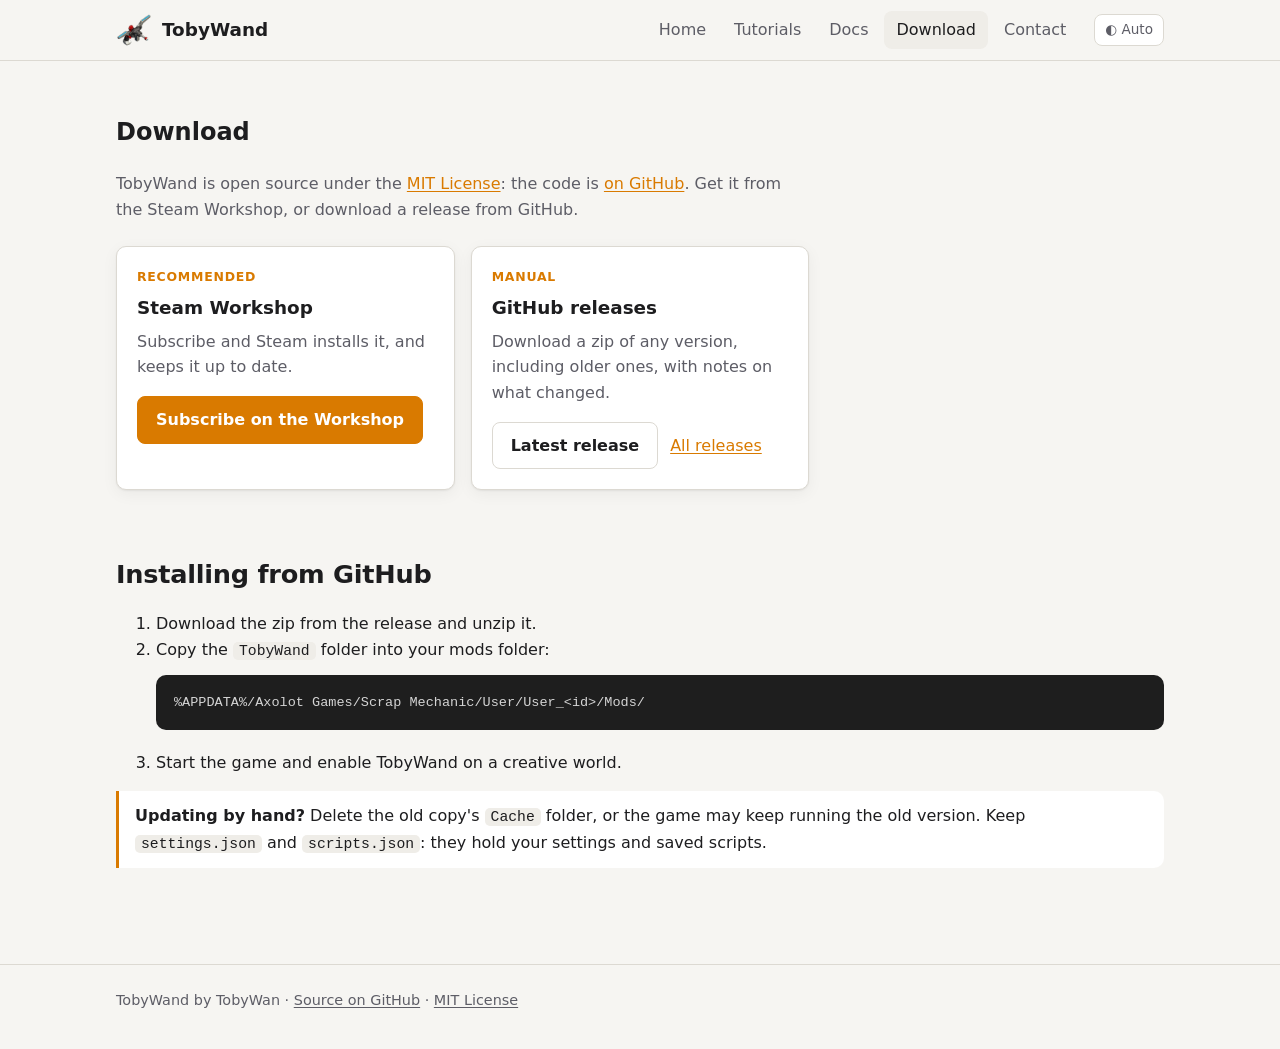
<file: docs/download.html>
<!doctype html>
<html lang="en">
<head>
<meta charset="utf-8">
<meta name="viewport" content="width=device-width, initial-scale=1">
<title>Download · TobyWand</title>
<meta name="description" content="Download TobyWand from the Steam Workshop or GitHub releases.">
<link rel="stylesheet" href="style.css">
<script src="site.js"></script>
</head>
<body>

<header class="site-header">
	<div class="wrap">
		<a class="brand" href="index.html"><span class="logo" aria-hidden="true"></span>TobyWand</a>
		<nav class="site-nav">
			<a href="index.html">Home</a>
			<a href="tutorials.html">Tutorials</a>
			<a href="docs.html">Docs</a>
			<a href="download.html" aria-current="page">Download</a>
			<a href="contact.html">Contact</a>
		</nav>
		<button class="theme-toggle" type="button" title="Theme">&#9680; Auto</button>
	</div>
</header>

<main class="wrap">
	<section>
		<h1>Download</h1>
		<p class="section-lead">TobyWand is open source under the <a href="https://github.com/TobyJavascript/scrap-mechanic-logic-tool/blob/main/LICENSE">MIT License</a>: the code is <a href="https://github.com/TobyJavascript/scrap-mechanic-logic-tool">on GitHub</a>. Get it from the Steam Workshop, or download a release from GitHub.</p>

		<div class="grid">
			<div class="card">
				<div class="kicker">Recommended</div>
				<h3>Steam Workshop</h3>
				<p>Subscribe and Steam installs it, and keeps it up to date.</p>
				<p class="more"><a class="btn primary" href="https://steamcommunity.com/sharedfiles/filedetails/?id=3842490943">Subscribe on the Workshop</a></p>
			</div>
			<div class="card">
				<div class="kicker">Manual</div>
				<h3>GitHub releases</h3>
				<p>Download a zip of any version, including older ones, with notes on what changed.</p>
				<p class="more"><a class="btn" href="https://github.com/TobyJavascript/scrap-mechanic-logic-tool/releases/latest">Latest release</a> <a href="https://github.com/TobyJavascript/scrap-mechanic-logic-tool/releases">All releases</a></p>
			</div>
		</div>
	</section>

	<section>
		<h2>Installing from GitHub</h2>
		<ol>
			<li>Download the zip from the release and unzip it.</li>
			<li>Copy the <code>TobyWand</code> folder into your mods folder:<pre><code>%APPDATA%/Axolot Games/Scrap Mechanic/User/User_&lt;id&gt;/Mods/</code></pre></li>
			<li>Start the game and enable TobyWand on a creative world.</li>
		</ol>
		<div class="note"><p><strong>Updating by hand?</strong> Delete the old copy's <code>Cache</code> folder, or the game may keep running the old version. Keep <code>settings.json</code> and <code>scripts.json</code>: they hold your settings and saved scripts.</p></div>
	</section>
</main>

<footer class="site-footer">
	<div class="wrap">
		<span>TobyWand by TobyWan · <a href="https://github.com/TobyJavascript/scrap-mechanic-logic-tool">Source on GitHub</a> · <a href="https://github.com/TobyJavascript/scrap-mechanic-logic-tool/blob/main/LICENSE">MIT License</a></span>
	</div>
</footer>

</body>
</html>
</file>
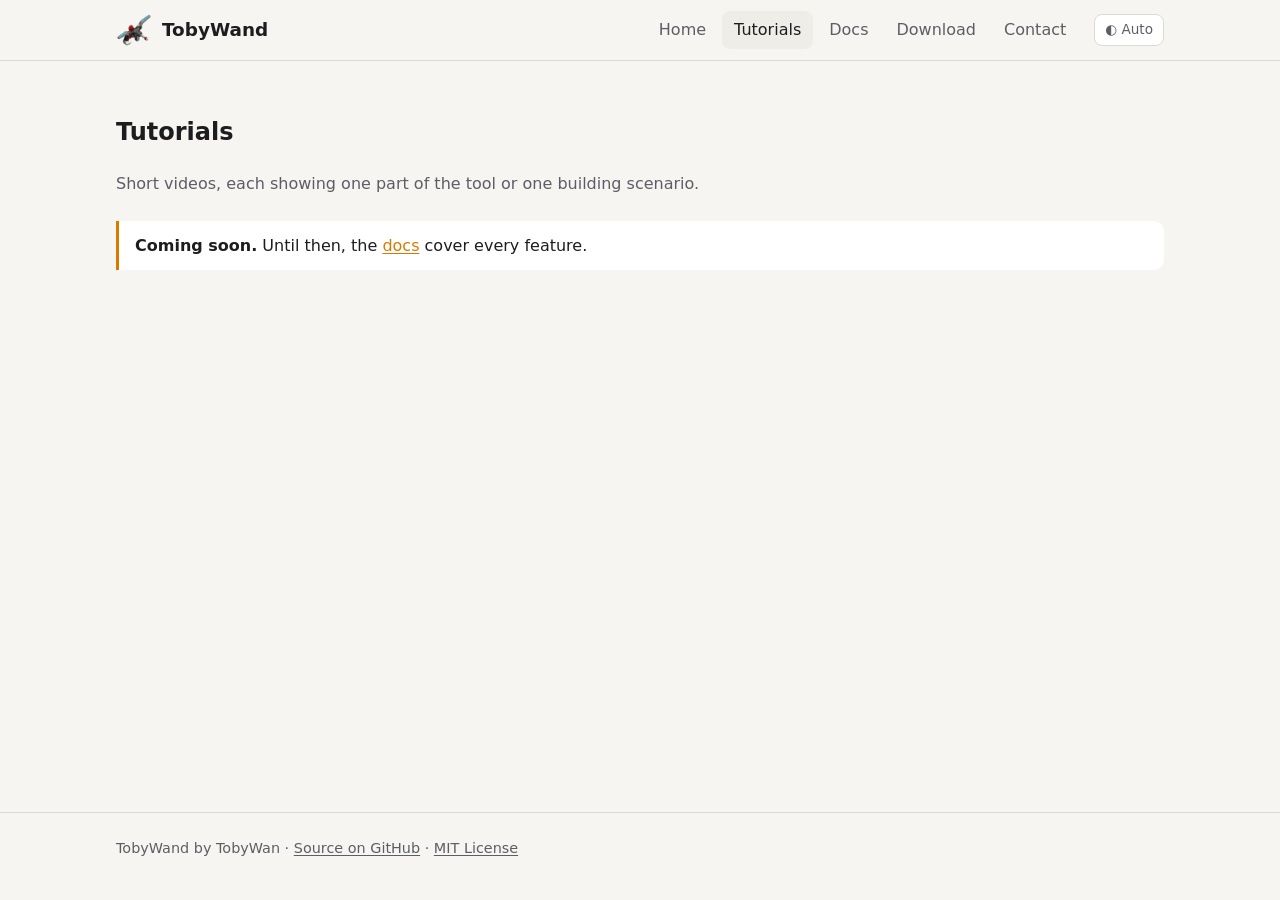
<file: docs/tutorials.html>
<!doctype html>
<html lang="en">
<head>
<meta charset="utf-8">
<meta name="viewport" content="width=device-width, initial-scale=1">
<title>Tutorials · TobyWand</title>
<meta name="description" content="Video tutorials for TobyWand, the Scrap Mechanic logic tool.">
<link rel="stylesheet" href="style.css">
<script src="site.js"></script>
</head>
<body>

<header class="site-header">
	<div class="wrap">
		<a class="brand" href="index.html"><span class="logo" aria-hidden="true"></span>TobyWand</a>
		<nav class="site-nav">
			<a href="index.html">Home</a>
			<a href="tutorials.html" aria-current="page">Tutorials</a>
			<a href="docs.html">Docs</a>
			<a href="download.html">Download</a>
			<a href="contact.html">Contact</a>
		</nav>
		<button class="theme-toggle" type="button" title="Theme">&#9680; Auto</button>
	</div>
</header>

<main class="wrap">
	<section>
		<h1>Tutorials</h1>
		<p class="section-lead">Short videos, each showing one part of the tool or one building scenario.</p>
		<div class="note"><p><strong>Coming soon.</strong> Until then, the <a href="docs.html">docs</a> cover every feature.</p></div>
	</section>
</main>

<footer class="site-footer">
	<div class="wrap">
		<span>TobyWand by TobyWan · <a href="https://github.com/TobyJavascript/scrap-mechanic-logic-tool">Source on GitHub</a> · <a href="https://github.com/TobyJavascript/scrap-mechanic-logic-tool/blob/main/LICENSE">MIT License</a></span>
	</div>
</footer>

</body>
</html>
</file>
<file: docs/style.css>
/* TobyWand site. Colours are tokens; the group colours match the tool (A orange, B cyan, C purple). */
:root {
	--bg: #f6f5f2;
	--panel: #ffffff;
	--panel-2: #efede8;
	--text: #1d1d1f;
	--muted: #5d5d66;
	--line: #dcd9d2;
	--accent: #d97a00;
	--accent-text: #ffffff;
	--a: #d97a00;
	--b: #0093bd;
	--c: #9b2fd0;
	--on: #1f9d48;
	--off: #d03a3a;
	--code-bg: #1e1e1e;
	--code-text: #d4d4d4;
	--shadow: 0 1px 2px rgba(0, 0, 0, .06), 0 4px 16px rgba(0, 0, 0, .05);
	--radius: 10px;
	--wrap: 1080px;
	color-scheme: light;
}

@media (prefers-color-scheme: dark) {
	:root:not([data-theme="light"]) {
		--bg: #15161a;
		--panel: #1d1f24;
		--panel-2: #24272d;
		--text: #ececef;
		--muted: #a2a3ad;
		--line: #2f323a;
		--accent: #ff9900;
		--accent-text: #15161a;
		--a: #ff9900;
		--b: #00c8ff;
		--c: #d040ff;
		--on: #3fd46e;
		--off: #ff5a5a;
		--code-bg: #111214;
		--shadow: none;
		color-scheme: dark;
	}
}

:root[data-theme="dark"] {
	--bg: #15161a;
	--panel: #1d1f24;
	--panel-2: #24272d;
	--text: #ececef;
	--muted: #a2a3ad;
	--line: #2f323a;
	--accent: #ff9900;
	--accent-text: #15161a;
	--a: #ff9900;
	--b: #00c8ff;
	--c: #d040ff;
	--on: #3fd46e;
	--off: #ff5a5a;
	--code-bg: #111214;
	--shadow: none;
	color-scheme: dark;
}

* { box-sizing: border-box; }

html { scroll-padding-top: 76px; }

body {
	margin: 0;
	background: var(--bg);
	color: var(--text);
	font: 16px/1.6 system-ui, -apple-system, "Segoe UI", Roboto, sans-serif;
	-webkit-font-smoothing: antialiased;
}

a { color: var(--accent); text-underline-offset: 2px; }
a:hover { text-decoration-thickness: 2px; }

img { max-width: 100%; }

.wrap { max-width: var(--wrap); margin: 0 auto; padding: 0 16px; }

/* Header */
.site-header {
	position: sticky;
	top: 0;
	z-index: 10;
	background: color-mix(in srgb, var(--bg) 88%, transparent);
	backdrop-filter: blur(8px);
	border-bottom: 1px solid var(--line);
}
.site-header .wrap {
	display: flex;
	align-items: center;
	gap: 16px;
	min-height: 60px;
	flex-wrap: wrap;
}
.brand {
	display: flex;
	align-items: center;
	gap: 10px;
	color: var(--text);
	text-decoration: none;
	font-weight: 700;
	font-size: 1.15rem;
	margin-right: auto;
}
.logo {
	width: 36px;
	height: 36px;
	background: url(img/icon-map.png) no-repeat;
	background-size: 72px 36px;
	background-position: -36px 0;
	flex: none;
}
.site-nav { display: flex; gap: 4px; flex-wrap: wrap; }
.site-nav a {
	color: var(--muted);
	text-decoration: none;
	padding: 6px 12px;
	border-radius: 8px;
	font-weight: 500;
}
.site-nav a:hover { color: var(--text); background: var(--panel-2); }
.site-nav a[aria-current="page"] { color: var(--text); background: var(--panel-2); }

/* Sections */
section { padding: 32px 0; }
h2 { font-size: 1.6rem; margin: 0 0 8px; letter-spacing: -.01em; }
h3 { font-size: 1.15rem; margin: 0 0 6px; }
.section-lead { color: var(--muted); margin: 0 0 24px; max-width: 680px; }

.grid {
	display: grid;
	gap: 16px;
	grid-template-columns: repeat(auto-fill, minmax(280px, 1fr));
}

/* Buttons */
.btn {
	display: inline-block;
	padding: 10px 18px;
	border-radius: 8px;
	font-weight: 600;
	text-decoration: none;
	border: 1px solid var(--line);
	color: var(--text);
	background: var(--panel);
}
.btn.primary { background: var(--accent); border-color: var(--accent); color: var(--accent-text); }
.btn:hover { filter: brightness(1.05); }
.btn.disabled { opacity: .5; cursor: default; pointer-events: none; }

.card {
	background: var(--panel);
	border: 1px solid var(--line);
	border-radius: var(--radius);
	padding: 20px;
	box-shadow: var(--shadow);
}
.card p { margin: 0; color: var(--muted); }
.card p.more { margin-top: 16px; display: flex; gap: 12px; align-items: center; flex-wrap: wrap; }
.card .kicker {
	font-size: .78rem;
	font-weight: 700;
	text-transform: uppercase;
	letter-spacing: .06em;
	color: var(--accent);
	margin-bottom: 6px;
}

/* Code */
code, pre { font-family: ui-monospace, "Cascadia Code", "JetBrains Mono", Consolas, monospace; font-size: .92em; }
:not(pre) > code {
	background: var(--panel-2);
	padding: 1px 6px;
	border-radius: 5px;
}

pre {
	background: var(--code-bg);
	color: var(--code-text);
	padding: 16px 18px;
	border-radius: var(--radius);
	overflow-x: auto;
	line-height: 1.5;
	margin: 12px 0 20px;
}

/* Editor colours, same as the in-game script editor */
.k { color: #c586c0; }
.v { color: #569cd6; }
.n { color: #b5cea8; }
.s { color: #ce9178; }
.cm { color: #6a9955; }
.f { color: #dcdcaa; }
.l { color: #4ec9b0; }
.A { color: #ff9900; }
.B { color: #00c8ff; }
.C { color: #d040ff; }

.note {
	border-left: 3px solid var(--accent);
	background: var(--panel);
	padding: 12px 16px;
	border-radius: 0 var(--radius) var(--radius) 0;
	margin: 16px 0;
}
.note p { margin: 0; }

/* Group colours in text (A B C) */
.ga { color: var(--a); font-weight: 700; }
.gb { color: var(--b); font-weight: 700; }
.gc { color: var(--c); font-weight: 700; }

/* Docs layout */
.docs {
	display: grid;
	grid-template-columns: 220px 1fr;
	gap: 40px;
	padding: 32px 16px 64px;
}
.toc {
	position: sticky;
	top: 80px;
	align-self: start;
	max-height: calc(100vh - 100px);
	overflow-y: auto;
	font-size: .92rem;
}
.toc p { font-weight: 700; margin: 16px 0 4px; font-size: .78rem; text-transform: uppercase; letter-spacing: .06em; color: var(--muted); }
.toc p:first-child { margin-top: 0; }
.toc a { display: block; color: var(--muted); text-decoration: none; padding: 3px 0; }
.toc a:hover { color: var(--text); }
.toc a.on { color: var(--accent); font-weight: 600; }
.doc { min-width: 0; }
.doc h2 { margin-top: 40px; padding-top: 8px; border-top: 1px solid var(--line); }
.doc h2:first-child { margin-top: 0; border-top: 0; padding-top: 0; }
.doc h3 { margin-top: 28px; }
.doc h3 code { font-size: 1em; background: none; padding: 0; }
@media (max-width: 800px) {
	.docs { grid-template-columns: 1fr; gap: 16px; }
	.toc { position: static; max-height: none; border-bottom: 1px solid var(--line); padding-bottom: 16px; }
}

table { border-collapse: collapse; width: 100%; margin: 12px 0 20px; font-size: .95rem; }
.table-wrap { overflow-x: auto; }
th, td { text-align: left; padding: 8px 12px; border-bottom: 1px solid var(--line); vertical-align: top; }
th { font-weight: 600; color: var(--muted); font-size: .85rem; }
kbd {
	font-family: inherit;
	font-size: .85em;
	padding: 1px 7px;
	border: 1px solid var(--line);
	border-bottom-width: 2px;
	border-radius: 5px;
	background: var(--panel);
	white-space: nowrap;
}

/* Contact */
.contact-list { display: grid; gap: 16px; grid-template-columns: repeat(auto-fill, minmax(260px, 1fr)); }
.contact-list .card a.big { font-size: 1.05rem; font-weight: 600; word-break: break-word; }

/* Hero */
.hero { padding-top: 64px; padding-bottom: 40px; }
.hero h1 {
	font-size: clamp(2.2rem, 6vw, 3.4rem);
	line-height: 1.1;
	margin: 0 0 16px;
	letter-spacing: -.02em;
}
.hero h1 .tag { color: var(--accent); }
.hero p.lead { font-size: 1.2rem; color: var(--muted); max-width: 640px; margin: 0 0 28px; }
.status {
	display: inline-block;
	font-size: .85rem;
	font-weight: 600;
	padding: 4px 10px;
	border-radius: 99px;
	background: var(--panel-2);
	color: var(--muted);
	margin-bottom: 18px;
}
.actions { display: flex; gap: 12px; flex-wrap: wrap; }

/* Group chips (A B C) */
.chips { display: flex; gap: 8px; margin: 0 0 24px; }
.chip {
	display: inline-grid;
	place-items: center;
	width: 34px;
	height: 34px;
	border-radius: 8px;
	font-weight: 800;
	color: #fff;
}
.chip.a { background: var(--a); }
.chip.b { background: var(--b); }
.chip.c { background: var(--c); }

/* Home: the Lua section, text beside code */
.split {
	display: grid;
	gap: 32px;
	grid-template-columns: 1fr 1fr;
	align-items: center;
}
@media (max-width: 760px) { .split { grid-template-columns: 1fr; } }

/* Home hero over game screenshots that cross-fade: dark on the left for the text */
.hero-band {
	position: relative;
	overflow: hidden;
	background: #0c0d10;
	border-bottom: 1px solid var(--line);
	color: #f2f2f4;
}
.hero-bg, .hero-bg .slide { position: absolute; inset: 0; }
.hero-bg .slide {
	background-size: cover;
	background-repeat: no-repeat;
	background-position: center;
	opacity: 0;
	transform: scale(1.04);
	transition: opacity 1.2s ease, transform 7s ease-out;
}
.hero-bg .slide.on { opacity: 1; transform: scale(1); }
.hero-bg::after {
	content: "";
	position: absolute;
	inset: 0;
	background: linear-gradient(90deg, rgba(12, 13, 16, .94) 0%, rgba(12, 13, 16, .85) 50%, rgba(12, 13, 16, .35) 72%, rgba(12, 13, 16, .1) 100%);
}
.hero-band .hero { position: relative; padding-top: 88px; padding-bottom: 88px; }
.hero-band .hero h1 { max-width: 640px; }
.hero-band .hero p.lead { color: #c9cad2; }
.hero-band .status { background: rgba(255, 255, 255, .12); color: #e3e3e8; }
a.status { text-decoration: none; }
a.status:hover { background: rgba(255, 255, 255, .2); }
.hero-band .hero h1 .tag { color: #ff9900; }
.hero-band .btn { background: rgba(255, 255, 255, .1); border-color: rgba(255, 255, 255, .25); color: #fff; }
.hero-band .btn.primary { background: #ff9900; border-color: #ff9900; color: #15161a; }
.hero-band .chip.a { background: #ff9900; }
.hero-band .chip.b { background: #00b4e6; }
.hero-band .chip.c { background: #c040f0; }
.hero-dots {
	position: absolute;
	right: 16px;
	bottom: 14px;
	display: flex;
	gap: 6px;
	z-index: 1;
}
.hero-dots button {
	width: 28px;
	height: 6px;
	padding: 0;
	border: 0;
	border-radius: 3px;
	background: rgba(255, 255, 255, .35);
	cursor: pointer;
}
.hero-dots button[aria-current="true"] { background: #ff9900; }
@media (max-width: 760px) {
	.hero-bg::after { background: rgba(12, 13, 16, .88); }
	.hero-band .hero { padding-top: 56px; padding-bottom: 56px; }
}
@media (prefers-reduced-motion: reduce) {
	.hero-bg .slide { transition: opacity .3s; transform: none; }
}

/* Home: feature showcase. One big panel, text left and screenshot right, cycled with arrows or tabs.
   Without JavaScript every feature is shown, text only, one under the other. */
.show-tabs { display: flex; gap: 4px; flex-wrap: wrap; margin-bottom: 12px; }
.show-tabs button {
	font: inherit;
	font-size: .92rem;
	font-weight: 600;
	padding: 6px 14px;
	border: 0;
	border-radius: 8px;
	background: transparent;
	color: var(--muted);
	cursor: pointer;
}
.show-tabs button:hover { color: var(--text); background: var(--panel-2); }
.show-tabs button[aria-selected="true"] { color: var(--accent-text); background: var(--accent); }
/* Both home panels (what it does / doesn't do) share this height */
:root { --panel-h: 420px; }
@media (max-width: 1000px) { :root { --panel-h: 480px; } }
@media (max-width: 860px) { :root { --panel-h: 520px; } }
.js .showcase .show-panel { display: grid; min-height: var(--panel-h); }
.show-panel {
	position: relative;
	background: var(--panel);
	border: 1px solid var(--line);
	border-radius: 14px;
	overflow: hidden;
	box-shadow: var(--shadow);
}
.feature { padding: 28px; }
.feature + .feature { border-top: 1px solid var(--line); }
.js .feature { display: none; padding: 0; border: 0; }
.js .feature.on {
	display: grid;
	grid-template-columns: minmax(0, 2fr) minmax(0, 3fr);
	min-height: 100%;
	animation: show-in .35s ease;
}
@keyframes show-in { from { opacity: 0; } to { opacity: 1; } }
.feature-text { padding: 40px 36px 96px; align-self: center; }
.feature h3 { font-size: 1.7rem; line-height: 1.2; margin: 0 0 14px; letter-spacing: -.01em; }
.feature p { color: var(--muted); font-size: 1.05rem; margin: 0; }
.feature-shot { position: relative; background: var(--panel-2); min-height: 260px; }
.feature-shot img { position: absolute; inset: 0; width: 100%; height: 100%; object-fit: cover; display: block; }
.feature-shot.empty {
	display: grid;
	place-items: center;
	color: var(--muted);
	font-weight: 600;
	font-size: .95rem;
}
.show-nav {
	position: absolute;
	left: 36px;
	bottom: 28px;
	display: flex;
	align-items: center;
	gap: 10px;
}
.show-nav button {
	width: 44px;
	height: 44px;
	border-radius: 50%;
	border: 1px solid var(--line);
	background: var(--panel);
	color: var(--text);
	font-size: 1.3rem;
	line-height: 1;
	cursor: pointer;
	display: grid;
	place-items: center;
}
.show-nav button:hover { border-color: var(--accent); color: var(--accent); }
.show-count { color: var(--muted); font-size: .9rem; font-variant-numeric: tabular-nums; margin-left: 4px; }
@media (max-width: 760px) {
	.js .showcase .show-panel { min-height: 0; }
	.js .feature.on { grid-template-columns: 1fr; min-height: 0; }
	.feature-shot { order: -1; aspect-ratio: 16 / 9; min-height: 0; }
	.feature-text { padding: 22px 20px 84px; }
	.feature h3 { font-size: 1.35rem; }
	.show-nav { left: 20px; bottom: 20px; }
	.show-tabs { flex-wrap: nowrap; overflow-x: auto; scrollbar-width: none; }
	.show-tabs button { white-space: nowrap; }
}

/* Home: "What it doesn't do". Same panel as the showcase, mirrored (image left), no arrows */
.aside-panel {
	display: grid;
	grid-template-columns: minmax(0, 3fr) minmax(0, 2fr);
	min-height: var(--panel-h);
}
.aside-panel .feature-text { padding: 40px 36px; }
.aside-panel h3 { font-size: 1.7rem; line-height: 1.2; margin: 0 0 14px; letter-spacing: -.01em; }
.aside-panel p { color: var(--muted); font-size: 1.05rem; margin: 0; }
.aside-panel .kicker {
	font-size: .78rem;
	font-weight: 700;
	text-transform: uppercase;
	letter-spacing: .06em;
	color: var(--accent);
	margin-bottom: 8px;
}
.aside-panel p.more { margin-top: 20px; }
@media (max-width: 760px) {
	.aside-panel { grid-template-columns: 1fr; min-height: 0; }
	.aside-panel .feature-shot { aspect-ratio: 16 / 9; }
	.aside-panel .feature-text { padding: 22px 20px 24px; }
	.aside-panel h3 { font-size: 1.35rem; }
}

/* Footer */
.site-footer {
	border-top: 1px solid var(--line);
	color: var(--muted);
	font-size: .9rem;
	padding: 24px 0 40px;
	margin-top: 48px;
}
.site-footer .wrap { display: flex; gap: 16px; flex-wrap: wrap; justify-content: space-between; }
.site-footer a { color: var(--muted); }

/* Theme button, last in the header */
.theme-toggle {
	font: inherit;
	font-size: .85rem;
	border: 1px solid var(--line);
	background: var(--panel);
	color: var(--muted);
	border-radius: 8px;
	padding: 4px 10px;
	cursor: pointer;
}

/* Keep the footer at the bottom on short pages */
body { min-height: 100vh; display: flex; flex-direction: column; }
body > main, body > .docs { flex: 1 0 auto; width: 100%; }

/* Phones: theme button next to the brand, nav on its own row */
@media (max-width: 600px) {
	.site-nav { order: 3; width: calc(100% + 12px); margin: 0 -6px 6px; gap: 0; flex-wrap: nowrap; justify-content: space-between; }
	.site-nav a { padding: 6px 6px; font-size: .9rem; }
}
</file>
